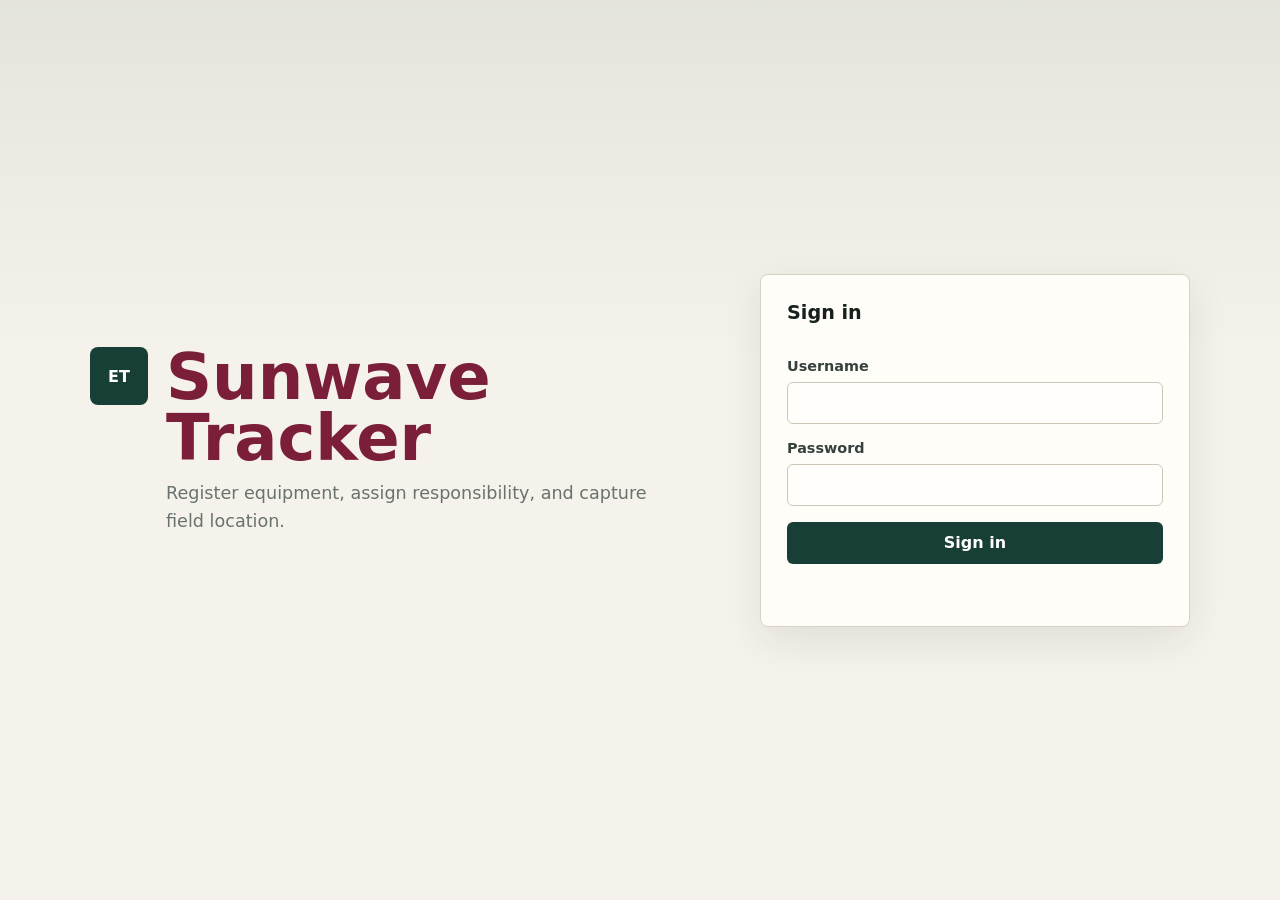
<file: index.html>
<!doctype html>
<html lang="en">
<head>
  <meta charset="utf-8">
  <meta name="viewport" content="width=device-width, initial-scale=1">
  <meta name="theme-color" content="#173f35">
  <title>Sunwave Tracker</title>
  <link rel="manifest" href="manifest.webmanifest">
  <link rel="stylesheet" href="styles.css?v=255">
</head>
<body class="booting">
  <main class="app-shell">
    <section id="loginView" class="auth-view">
      <div class="brand-block">
        <span class="brand-mark">ET</span>
        <div>
          <h1>Sunwave Tracker</h1>
          <p>Register equipment, assign responsibility, and capture field location.</p>
        </div>
      </div>

      <form id="loginForm" class="panel auth-panel">
        <h2>Sign in</h2>
        <label>
          Username
          <input id="loginUsername" name="username" autocomplete="username" required>
        </label>
        <label>
          Password
          <input id="loginPassword" name="password" type="password" autocomplete="current-password" required>
        </label>
        <button class="primary" type="submit">Sign in</button>
        <p id="loginError" class="error" role="alert"></p>
      </form>
    </section>

    <section id="appView" class="workspace" hidden>
      <header class="topbar">
        <div class="brand-inline">
          <span class="brand-mark small">ET</span>
          <div>
            <strong>Sunwave Tracker</strong>
            <span id="roleBadge"></span>
          </div>
        </div>
        <div class="top-actions">
          <span id="connectionStatus" class="connection-status" role="status">Checking connection</span>
          <button id="exportBtn" class="ghost" type="button">Export CSV</button>
          <button id="logoutBtn" class="ghost" type="button">Sign out</button>
        </div>
      </header>

      <nav class="app-menu" aria-label="Main menu">
        <button class="menu-item admin-only" type="button" data-page="projects" hidden>Projects</button>
        <button class="menu-item" type="button" data-page="dashboard">Dashboard</button>
        <button class="menu-item" type="button" data-page="register">Register</button>
        <button class="menu-item" type="button" data-page="list">Equipment List</button>
        <button class="menu-item" type="button" data-page="asset-lookup">Asset Lookup</button>
        <button class="menu-item" type="button" data-page="inventory">Inventory</button>
        <button class="menu-item" type="button" data-page="maps">Maps</button>
        <button class="menu-item" type="button" data-page="history">History</button>
        <button class="menu-item" type="button" data-page="job-audit">Job Audit</button>
        <button class="menu-item" type="button" data-page="quantity-assets">Quantity Assets</button>
        <button class="menu-item" type="button" data-page="current-audits">Current Audits</button>
        <button class="menu-item" type="button" data-page="audit-history">Audit History</button>
        <button class="menu-item admin-only" type="button" data-page="categories" hidden>Categories</button>
        <button class="menu-item admin-only" type="button" data-page="jobs" hidden>Add Jobs</button>
        <button class="menu-item admin-only" type="button" data-page="users" hidden>Users</button>
      </nav>

      <section class="page-view" data-page-view="projects" hidden>
        <section class="project-picker">
          <div class="panel-title">
            <div>
              <h2>Choose project</h2>
              <p class="form-message">Select the workspace you want to open.</p>
            </div>
          </div>
          <div class="project-options">
            <article class="project-option">
              <span class="project-mark tracker">ST</span>
              <div>
                <h3>Sunwave Tracker</h3>
                <p>Equipment, jobs, audits, inventory, and locations.</p>
              </div>
              <button class="primary" type="button" data-page="dashboard">Open Tracker</button>
            </article>
            <article class="project-option">
              <span class="project-mark shop">SS</span>
              <div>
                <h3>Sunwave Shop</h3>
                <p>Separate shop workspace ready for new modules.</p>
              </div>
              <a class="button-link primary" href="./sunwave-shop/">Open Shop</a>
            </article>
          </div>
        </section>
      </section>

      <section class="page-view" data-page-view="dashboard">
        <section class="stats" aria-label="Equipment summary">
          <article class="dashboard-counter" data-dashboard-counter="total" role="button" tabindex="0">
            <span id="totalCount">0</span>
            <strong>Total assets + master qty</strong>
          </article>
          <article class="dashboard-counter" data-dashboard-counter="available" role="button" tabindex="0">
            <span id="availableCount">0</span>
            <strong>Available + master qty</strong>
          </article>
          <article class="dashboard-counter" data-dashboard-counter="job" role="button" tabindex="0">
            <span id="jobAssignedCount">0</span>
            <strong>Assigned to Job</strong>
          </article>
          <article class="dashboard-counter" data-dashboard-counter="master-job" role="button" tabindex="0">
            <span id="masterJobAssignedCount">0</span>
            <strong>Master Qty to Job</strong>
          </article>
          <article class="dashboard-counter" data-dashboard-counter="yard" role="button" tabindex="0">
            <span id="yardAssignedCount">0</span>
            <strong>On Big Spring Yard + master qty</strong>
          </article>
        </section>
        <section id="dashboardCounterDetails" class="panel dashboard-counter-details" hidden>
          <div class="panel-title">
            <h2 id="dashboardCounterDetailsTitle">Assets</h2>
            <button id="closeDashboardCounterDetails" class="ghost" type="button">Close</button>
          </div>
          <div class="table-wrap">
            <table>
              <thead>
                <tr>
                  <th>Type</th>
                  <th>Number</th>
                  <th>Category</th>
                  <th>Assigned to Job</th>
                  <th>Quantity</th>
                </tr>
              </thead>
              <tbody id="dashboardCounterDetailsTable"></tbody>
            </table>
          </div>
          <p id="dashboardCounterDetailsEmpty" class="empty-state">No assets under this counter.</p>
        </section>
        <section class="panel dashboard-chart" aria-label="Asset summary chart">
          <div class="panel-title">
            <h2>Asset summary</h2>
            <button id="shareYardWhatsappBtn" class="secondary" type="button">Send Big Spring Yard WhatsApp</button>
          </div>
          <div class="chart-layout">
            <div id="assetPieChart" class="pie-chart" role="img" aria-label="Asset summary pie chart"></div>
            <div class="chart-legend">
              <span><i class="legend-available"></i>Available <strong id="legendAvailableCount">0</strong></span>
              <span><i class="legend-job"></i>Assigned to Job + Master Qty <strong id="legendJobCount">0</strong></span>
              <span><i class="legend-yard"></i>On Big Spring Yard + Master Qty <strong id="legendYardCount">0</strong></span>
            </div>
          </div>
        </section>
        <section class="panel dashboard-chart" aria-label="Quantity asset summary chart">
          <div class="panel-title">
            <h2>Quantity assets</h2>
            <span id="quantityAssetTotal" class="panel-count">0 total</span>
          </div>
          <div id="quantityAssetChart" class="quantity-chart"></div>
          <p id="quantityAssetDashboardEmpty" class="empty-state">No quantity assets are enabled yet.</p>
        </section>
      </section>

      <section class="page-view" data-page-view="register" hidden>
        <section class="panel form-panel" id="editorPanel">
          <div class="panel-title">
            <h2 id="formTitle">Register equipment</h2>
            <button id="clearFormBtn" class="icon-button" type="button" title="New record">+</button>
          </div>
          <form id="equipmentForm">
            <input id="recordId" type="hidden">
            <div class="grid-two">
              <label>
                Equipment number
                <input id="equipmentName" required placeholder="EQ-1001">
              </label>
              <label>
                Asset tag / QR code
                <span class="scan-field">
                  <input id="assetTag" placeholder="Scan or add later">
                  <button id="scanAssetBtn" class="secondary scan-button" type="button">Scan QR</button>
                </span>
                <span id="assetTagMessage" class="field-message" role="alert"></span>
              </label>
            </div>
            <div id="qrScanner" class="qr-scanner" hidden>
              <div class="qr-scanner-head">
                <strong>Scan asset tag</strong>
                <button id="closeScannerBtn" class="ghost" type="button">Close</button>
              </div>
              <video id="qrVideo" playsinline muted></video>
              <p id="qrScannerMessage" class="form-message" role="status"></p>
            </div>
            <div class="grid-two">
              <label>
                Category
                <select id="category">
                  <option value="">Select</option>
                </select>
              </label>
              <label>
                Assigned to Job
                <select id="assignedTo">
                  <option value="">Select</option>
                </select>
              </label>
            </div>
            <div class="grid-two">
              <label>
                Master number
                <select id="registerMasterNumber">
                  <option value="">None</option>
                </select>
              </label>
              <label>
                Master quantity
                <input id="registerMasterQuantity" type="number" min="1" step="1" placeholder="Quantity to add">
              </label>
            </div>
            <label>
              Asset pictures
              <input id="assetPhotos" type="file" accept="image/*" multiple>
            </label>
            <div id="assetPhotoPreview" class="asset-photo-preview" aria-label="Asset picture preview"></div>
            <div class="grid-two">
              <label>
                Latitude
                <input id="latitude" inputmode="decimal" placeholder="29.7604">
              </label>
              <label>
                Longitude
                <input id="longitude" inputmode="decimal" placeholder="-95.3698">
              </label>
            </div>
            <div class="location-actions">
              <button id="useLocationBtn" class="secondary" type="button">Use current location</button>
              <a id="mapLink" class="text-link" href="#" target="_blank" rel="noreferrer">Open map</a>
            </div>
            <div id="locationProgress" class="gps-progress" role="progressbar" aria-label="GPS location progress" aria-valuemin="0" aria-valuemax="100" aria-valuenow="0" hidden>
              <i></i>
            </div>
            <p id="locationMessage" class="form-message" role="status"></p>
            <label>
              Notes
              <textarea id="notes" rows="4" placeholder="Condition, serial number, inspection notes"></textarea>
            </label>
            <button id="saveBtn" class="primary" type="submit">Save equipment</button>
          </form>
        </section>
      </section>

      <section class="page-view" data-page-view="list" hidden>
        <section class="panel list-panel">
          <div class="panel-title">
            <h2>Equipment register</h2>
            <div class="list-filters">
              <label>
                Assigned job
                <select id="jobFilter">
                  <option value="__all">All jobs</option>
                </select>
              </label>
              <label class="search-label">
                Search
                <input id="searchInput" placeholder="Number, tag, assignee">
              </label>
            </div>
          </div>
          <section id="equipmentTypeCounts" class="equipment-type-counts" aria-label="Filtered equipment type counts"></section>
          <div class="table-wrap">
            <table>
              <thead>
                <tr>
                  <th>Number</th>
                  <th>Tag</th>
                  <th>Status</th>
                  <th>Assigned to Job</th>
                  <th>Location</th>
                  <th>Actions</th>
                </tr>
              </thead>
              <tbody id="equipmentTable"></tbody>
            </table>
          </div>
          <p id="emptyState" class="empty-state">No equipment found.</p>
        </section>
        <section class="panel list-panel">
          <div class="panel-title">
            <h2>Master numbers by job</h2>
          </div>
          <div class="table-wrap">
            <table>
              <thead>
                <tr>
                  <th>Job</th>
                  <th>Master #</th>
                  <th>Categories</th>
                  <th>Qty</th>
                </tr>
              </thead>
              <tbody id="equipmentMasterJobTable"></tbody>
            </table>
          </div>
          <p id="equipmentMasterJobEmptyState" class="empty-state">No master numbers assigned to jobs yet.</p>
        </section>
      </section>

      <section class="page-view" data-page-view="asset-lookup" hidden>
        <section class="panel list-panel">
          <div class="panel-title">
            <h2>Asset lookup</h2>
            <div class="list-filters">
              <label class="search-label">
                Asset number, master code, or QR code
                <span class="scan-field">
                  <input id="lookupSearchInput" autocomplete="off" placeholder="Asset number, master code, or QR code">
                  <button id="lookupScanBtn" class="secondary scan-button" type="button">Scan</button>
                </span>
              </label>
              <button id="lookupSearchBtn" class="primary" type="button">Find asset</button>
            </div>
          </div>
          <div id="lookupQrScanner" class="qr-scanner" hidden>
            <div class="qr-scanner-head">
              <strong>Scan code</strong>
              <button id="closeLookupScannerBtn" class="ghost" type="button">Close</button>
            </div>
            <video id="lookupQrVideo" playsinline muted></video>
            <p id="lookupQrScannerMessage" class="form-message" role="status"></p>
          </div>
          <p id="lookupMessage" class="form-message" role="status"></p>
          <div id="lookupResult" class="lookup-result" hidden></div>
          <div id="lookupQrAssignPanel" class="lookup-assign" hidden>
            <label>
              Add QR code to this asset number
              <span class="scan-field">
                <input id="lookupQrInput" autocomplete="off" placeholder="Scan or type QR code">
                <button id="lookupQrScanBtn" class="secondary scan-button" type="button">Scan QR</button>
              </span>
            </label>
            <button id="saveLookupQrBtn" class="primary" type="button">Save QR code</button>
          </div>
          <div id="lookupJobAssignPanel" class="lookup-assign" hidden>
            <h3 id="lookupAssignTitle">Assign to a job</h3>
            <p id="lookupAssignmentWarning" class="lookup-warning" hidden></p>
            <label id="lookupMasterQuantityLabel" hidden>
              Quantity to assign
              <input id="lookupMasterQuantity" type="number" min="1" step="1" placeholder="1">
            </label>
            <label>
              Job
              <select id="lookupJobSelect">
                <option value="">Select</option>
              </select>
            </label>
            <button id="saveLookupJobBtn" class="primary" type="button">Save assignment</button>
          </div>
          <section class="lookup-master-catalog" aria-labelledby="lookupMasterCatalogTitle">
            <div class="compact-title">
              <h3 id="lookupMasterCatalogTitle">Master numbers and quantities</h3>
              <p>Current quantities are always visible on this page.</p>
            </div>
            <div class="table-wrap">
              <table class="lookup-master-table">
                <thead>
                  <tr>
                    <th>Master #</th>
                    <th>Categories</th>
                    <th>Available</th>
                    <th>Assigned</th>
                    <th>Total</th>
                  </tr>
                </thead>
                <tbody id="lookupMasterCatalogTable"></tbody>
              </table>
            </div>
            <p id="lookupMasterCatalogEmpty" class="empty-state">No master numbers are available.</p>
          </section>
        </section>
      </section>

      <section class="page-view" data-page-view="inventory" hidden>
        <section class="panel list-panel">
          <div class="panel-title">
            <h2>Inventory</h2>
            <div class="list-filters">
              <label class="search-label">
                Asset number or QR code
                <span class="scan-field">
                  <input id="inventorySearchInput" autocomplete="off" placeholder="Asset number or QR code">
                  <button id="inventoryScanBtn" class="secondary scan-button" type="button">Scan</button>
                </span>
              </label>
              <button id="inventorySearchBtn" class="primary" type="button">Find asset</button>
            </div>
          </div>
          <div id="inventoryQrScanner" class="qr-scanner" hidden>
            <div class="qr-scanner-head">
              <strong>Scan code</strong>
              <button id="closeInventoryScannerBtn" class="ghost" type="button">Close</button>
            </div>
            <video id="inventoryQrVideo" playsinline muted></video>
            <p id="inventoryQrScannerMessage" class="form-message" role="status"></p>
          </div>
          <p id="inventoryMessage" class="form-message" role="status"></p>
          <div id="inventoryResult" class="lookup-result" hidden></div>
          <div id="inventoryAssignPanel" class="lookup-assign" hidden>
            <label>
              Assign asset to job
              <select id="inventoryJobSelect">
                <option value="">Available</option>
              </select>
            </label>
            <button id="saveInventoryJobBtn" class="primary" type="button">Save assignment</button>
          </div>
          <div id="inventoryQrAssignPanel" class="lookup-assign" hidden>
            <label>
              Add QR code to this asset number
              <span class="scan-field">
                <input id="inventoryQrInput" autocomplete="off" placeholder="Scan or type QR code">
                <button id="inventoryQrAssignScanBtn" class="secondary scan-button" type="button">Scan QR</button>
              </span>
            </label>
            <button id="saveInventoryQrBtn" class="primary" type="button">Save QR code</button>
          </div>
          <section class="lookup-assign inventory-master-panel">
            <h3>Master quantity</h3>
            <div class="grid-two">
              <label>
                Master number
                <select id="inventoryMasterNumber">
                  <option value="">Select</option>
                </select>
              </label>
              <label>
                Action
                <select id="inventoryMasterAction">
                  <option value="Add">Add quantity</option>
                  <option value="Use">Reduce quantity</option>
                </select>
              </label>
            </div>
            <div class="grid-two">
              <label>
                Quantity
                <input id="inventoryMasterQuantity" type="number" min="1" step="1" placeholder="1">
              </label>
              <label id="inventoryMasterJobLabel">
                Job for reduced quantity
                <select id="inventoryMasterJob">
                  <option value="">Select</option>
                </select>
              </label>
            </div>
            <p class="form-message">Add quantity goes to Big Spring Yard. Reduce quantity must be assigned to a job.</p>
            <button id="saveInventoryMasterBtn" class="primary" type="button">Save master quantity</button>
            <p id="inventoryMasterMessage" class="form-message" role="status"></p>
          </section>
          <section class="lookup-assign inventory-yard-panel">
            <div class="panel-title compact-title">
              <h3>Big Spring Yard inventory checklist</h3>
              <button id="finishInventoryBtn" class="primary" type="button">Finish inventory</button>
            </div>
            <div class="inventory-summary">
              <article><span id="inventoryFoundCount">0</span><strong>Found</strong></article>
              <article><span id="inventoryMissingCount">0</span><strong>Not scanned</strong></article>
              <article><span id="inventoryUnexpectedCount">0</span><strong>Not in Yard before</strong></article>
              <article><span id="inventoryMasterYardCount">0</span><strong>Master qty</strong></article>
            </div>
            <div id="inventoryFinishLinks" class="share-links" hidden></div>
            <div class="grid-two inventory-lists">
              <div>
                <h4>Assets on Big Spring Yard</h4>
                <div id="inventoryYardAssetList" class="inventory-checklist"></div>
              </div>
              <div>
                <h4>Master numbers on Big Spring Yard</h4>
                <div id="inventoryYardMasterList" class="inventory-checklist"></div>
              </div>
            </div>
            <div id="inventoryUnexpectedPanel" hidden>
              <h4>Scanned but not in Yard before inventory</h4>
              <div id="inventoryUnexpectedList" class="inventory-checklist"></div>
            </div>
            <p id="inventoryFinishMessage" class="form-message" role="status"></p>
          </section>
        </section>
      </section>

      <section class="page-view" data-page-view="maps" hidden>
        <section class="map-layout">
          <div class="panel map-panel">
            <div class="panel-title">
              <h2>Asset overview</h2>
              <div class="map-tools">
                <button id="mapZoomOutBtn" class="ghost map-zoom-button" type="button" title="Zoom out">-</button>
                <button id="mapZoomInBtn" class="ghost map-zoom-button" type="button" title="Zoom in">+</button>
                <a id="selectedMapLink" class="text-link" href="#" target="_blank" rel="noreferrer" aria-disabled="true">Open selected point</a>
              </div>
            </div>
            <div id="assetMapStage" class="asset-map-stage" aria-label="Equipment locations Google Map">
              <div id="googleMapCanvas" class="google-map-canvas"></div>
              <p id="assetMapEmptyState" class="empty-state">No location points have coordinates yet.</p>
              <p id="assetMapMessage" class="map-message" hidden></p>
            </div>
          </div>
          <div class="panel map-list-panel">
            <div class="panel-title">
              <h2>Location points</h2>
              <label class="map-filter-label">
                Job
                <select id="mapJobFilter">
                  <option value="__all">All jobs</option>
                </select>
              </label>
            </div>
            <div id="mapPoints" class="map-points"></div>
            <p id="mapEmptyState" class="empty-state">No location points have coordinates yet.</p>
          </div>
        </section>
      </section>

      <section class="page-view" data-page-view="history" hidden>
        <section class="panel list-panel">
          <div class="panel-title">
            <h2>Asset location and job history</h2>
            <div class="list-filters history-filters">
              <label class="search-label">
                Browse history
                <span class="scan-field">
                  <input id="historySearchInput" placeholder="Asset number, tag, or QR code">
                  <button id="scanHistoryBtn" class="secondary scan-button" type="button">Scan QR</button>
                </span>
              </label>
              <button id="refreshHistoryBtn" class="ghost" type="button">Refresh</button>
            </div>
          </div>
          <div id="historyQrScanner" class="qr-scanner" hidden>
            <div class="qr-scanner-head">
              <strong>Scan history asset</strong>
              <button id="closeHistoryScannerBtn" class="ghost" type="button">Close</button>
            </div>
            <video id="historyQrVideo" playsinline muted></video>
            <p id="historyQrScannerMessage" class="form-message" role="status"></p>
          </div>
          <div class="table-wrap">
            <table>
              <thead>
                <tr>
                  <th>Date</th>
                  <th>Number</th>
                  <th>Tag</th>
                  <th>Assigned to Job</th>
                  <th>Location</th>
                  <th>Changed by</th>
                </tr>
              </thead>
              <tbody id="historyTable"></tbody>
            </table>
          </div>
          <p id="historyEmptyState" class="empty-state">No asset history found yet.</p>
          <nav id="assetHistoryPager" class="table-pagination" aria-label="Asset history pages" hidden></nav>
        </section>
        <section class="panel list-panel">
          <div class="panel-title">
            <h2>Master number changes</h2>
          </div>
          <div class="table-wrap">
            <table>
              <thead>
                <tr>
                  <th>Date</th>
                  <th>Master #</th>
                  <th>Categories</th>
                  <th>Change</th>
                  <th>Qty</th>
                  <th>Job</th>
                  <th>Balance</th>
                  <th>Changed by</th>
                </tr>
              </thead>
              <tbody id="historyQuantityHistoryTable"></tbody>
            </table>
          </div>
          <p id="historyQuantityHistoryEmptyState" class="empty-state">No master number changes found.</p>
          <nav id="quantityHistoryPager" class="table-pagination" aria-label="Master number history pages" hidden></nav>
        </section>
      </section>

      <section class="page-view" data-page-view="job-audit" hidden>
        <section class="audit-layout">
          <div class="panel user-form-panel">
            <div class="panel-title">
              <h2>Job audit</h2>
            </div>
            <form id="jobAuditForm">
              <div class="grid-two">
                <label>
                  Date
                  <input id="auditDate" type="date" required readonly>
                </label>
                <label>
                  Current job
                  <select id="auditJob" required>
                    <option value="">Select</option>
                  </select>
                </label>
              </div>
              <input id="auditType" type="hidden" value="Asset">
              <label id="auditAssetLabel">
                Asset number or QR code
                <span class="scan-field">
                  <input id="auditAssetNumber" autocomplete="off" placeholder="Asset number">
                  <button id="scanAuditAssetBtn" class="secondary scan-button" type="button">Scan QR</button>
                </span>
                <span id="auditAssetMessage" class="field-message" role="alert"></span>
              </label>
              <div id="auditQrScanner" class="qr-scanner" hidden>
                <div class="qr-scanner-head">
                  <strong>Scan audit asset</strong>
                  <button id="closeAuditScannerBtn" class="ghost" type="button">Close</button>
                </div>
                <video id="auditQrVideo" playsinline muted></video>
                <p id="auditQrScannerMessage" class="form-message" role="status"></p>
              </div>
              <div class="grid-two">
                <label>
                  Master number
                  <select id="auditMasterNumber">
                    <option value="">None</option>
                  </select>
                </label>
                <label>
                  Master quantity
                  <input id="auditMasterQuantity" type="number" min="1" step="1" placeholder="Quantity used">
                </label>
              </div>
              <div class="grid-two">
                <label>
                  Latitude
                  <input id="auditLatitude" inputmode="decimal" required placeholder="29.7604">
                </label>
                <label>
                  Longitude
                  <input id="auditLongitude" inputmode="decimal" required placeholder="-95.3698">
                </label>
              </div>
              <div class="location-actions">
                <button id="useAuditLocationBtn" class="secondary" type="button">Use current location</button>
                <a id="auditMapLink" class="text-link" href="#" target="_blank" rel="noreferrer">Open map</a>
              </div>
              <div id="auditLocationProgress" class="gps-progress" role="progressbar" aria-label="Audit GPS location progress" aria-valuemin="0" aria-valuemax="100" aria-valuenow="0" hidden>
                <i></i>
              </div>
              <p id="auditLocationMessage" class="form-message" role="status"></p>
              <button class="primary" type="submit">Add to audit list</button>
              <p id="jobAuditFormMessage" class="form-message" role="status"></p>
            </form>
          </div>

          <div class="panel users-list-panel">
            <div class="panel-title">
              <h2>Audit list</h2>
              <div class="inline-actions">
                <button id="saveJobAuditListBtn" class="secondary" type="button">Save list</button>
                <button id="refreshJobAuditBtn" class="ghost" type="button">Refresh</button>
              </div>
            </div>
            <section class="audit-counts" aria-label="Job audit counts">
              <article><span id="auditCrossingCount">0</span><strong>Crossings</strong></article>
              <article><span id="auditPumpCount">0</span><strong>Pumps</strong></article>
              <article><span id="auditPigAroundCount">0</span><strong>Pig Arounds</strong></article>
              <article><span id="auditAssetCount">0</span><strong>Assets</strong></article>
              <article><span id="auditMasterQuantityCount">0</span><strong>Master Qty</strong></article>
            </section>
            <div class="table-wrap">
              <table>
                <thead>
                  <tr>
                    <th>Date</th>
                    <th>Job</th>
                    <th>Type</th>
                    <th>Asset</th>
                    <th>Location</th>
                  </tr>
                </thead>
                <tbody id="jobAuditTable"></tbody>
              </table>
            </div>
            <p id="jobAuditEmptyState" class="empty-state">No job audit entries yet.</p>
          </div>
        </section>
      </section>

      <section class="page-view" data-page-view="current-audits" hidden>
        <section class="panel list-panel">
          <div class="panel-title">
            <h2>Current audits</h2>
            <button id="refreshCurrentAuditsBtn" class="ghost" type="button">Refresh</button>
          </div>
          <p id="currentAuditsMessage" class="form-message" role="status"></p>
          <div class="table-wrap">
            <table>
              <thead>
                <tr>
                  <th>Status</th>
                  <th>Saved</th>
                  <th>Date</th>
                  <th>Job</th>
                  <th>Saved by</th>
                  <th>Items</th>
                  <th>Open</th>
                </tr>
              </thead>
              <tbody id="currentAuditsTable"></tbody>
            </table>
          </div>
          <p id="currentAuditsEmptyState" class="empty-state">No saved current audits yet.</p>
        </section>
      </section>

      <section class="page-view" data-page-view="audit-history" hidden>
        <section class="panel list-panel">
          <div class="panel-title">
            <h2>Audit history</h2>
            <button id="refreshAuditHistoryBtn" class="ghost" type="button">Refresh</button>
          </div>
          <p id="auditHistoryMessage" class="form-message" role="status"></p>
          <div class="table-wrap">
            <table>
              <thead>
                <tr>
                  <th>Status</th>
                  <th>Saved</th>
                  <th>Date</th>
                  <th>Job</th>
                  <th>Saved by</th>
                  <th>Items</th>
                  <th>Open</th>
                </tr>
              </thead>
              <tbody id="auditHistoryTable"></tbody>
            </table>
          </div>
          <p id="auditHistoryEmptyState" class="empty-state">No completed job audits yet.</p>
        </section>
      </section>

      <section class="page-view" data-page-view="current-audit-detail" hidden>
        <section class="panel list-panel">
          <div class="panel-title">
            <div>
              <h2 id="currentAuditDetailTitle">Current audit detail</h2>
              <p id="currentAuditDetailMeta" class="form-message"></p>
            </div>
            <button id="backToCurrentAuditsBtn" class="ghost" type="button">Back</button>
          </div>
          <div class="table-wrap">
            <table>
              <thead>
                <tr>
                  <th>Status</th>
                  <th>Date</th>
                  <th>Job</th>
                  <th>Type</th>
                  <th>Asset</th>
                  <th>Location</th>
                </tr>
              </thead>
              <tbody id="currentAuditDetailTable"></tbody>
            </table>
          </div>
          <p id="currentAuditDetailEmptyState" class="empty-state">No audit detail found.</p>
        </section>
      </section>

      <section class="page-view" data-page-view="users" hidden>
        <section class="users-layout">
          <div class="panel user-form-panel">
            <div class="panel-title">
              <h2 id="userFormTitle">Add user</h2>
              <button id="clearUserFormBtn" class="icon-button" type="button" title="New user">+</button>
            </div>
            <form id="userForm">
              <input id="userOriginalUsername" type="hidden">
              <div class="grid-two">
                <label>
                  Username
                  <input id="userUsername" autocomplete="off" required>
                </label>
                <label>
                  Full name
                  <input id="userName" autocomplete="off" required>
                </label>
              </div>
              <div class="grid-two">
                <label>
                  Role
                  <select id="userRole" required>
                    <option>Admin</option>
                    <option>Manager</option>
                    <option>Viewer</option>
                    <option>Tracker Viewer</option>
                    <option>Shop Viewer</option>
                    <option>Scheduler</option>
                    <option>Technician</option>
                  </select>
                </label>
                <label>
                  Password
                  <input id="userPassword" type="password" autocomplete="new-password" placeholder="Leave blank to keep current">
                </label>
              </div>
              <button class="primary" type="submit">Save user</button>
              <p id="userFormMessage" class="form-message" role="status"></p>
            </form>
          </div>

          <div class="panel users-list-panel">
            <div class="panel-title">
              <h2>User access</h2>
            </div>
            <div class="table-wrap">
              <table class="users-table">
                <thead>
                  <tr>
                    <th>Username</th>
                    <th>Name</th>
                    <th>Role</th>
                    <th>Actions</th>
                  </tr>
                </thead>
                <tbody id="usersTable"></tbody>
              </table>
            </div>
            <p id="usersEmptyState" class="empty-state">No users found.</p>
          </div>
        </section>
      </section>

      <section class="page-view" data-page-view="quantity-assets" hidden>
        <section class="users-layout">
          <div class="panel user-form-panel">
            <div class="panel-title">
              <h2>Quantity setup</h2>
            </div>
            <form id="quantityAssetSetupForm">
              <label>
                Categories
                <select id="quantityAssetCategory" required multiple size="6">
                </select>
              </label>
              <label>
                Master number
                <input id="quantityAssetMasterNumber" autocomplete="off" required placeholder="9000">
              </label>
              <button class="primary" type="submit">Save master categories</button>
              <p id="quantityAssetSetupMessage" class="form-message" role="status"></p>
            </form>
          </div>

          <div class="panel user-form-panel">
            <div class="panel-title">
              <h2>Add or use quantity</h2>
            </div>
            <form id="quantityAssetAdjustForm">
              <label>
                Master number
                <select id="quantityAssetAdjustCategory" required>
                  <option value="">Select</option>
                </select>
              </label>
              <div class="grid-two">
                <label>
                  Action
                  <select id="quantityAssetAction" required>
                    <option value="Add">Add quantity</option>
                    <option value="Use">Use on job</option>
                  </select>
                </label>
                <label>
                  Quantity
                  <input id="quantityAssetAmount" type="number" min="1" step="1" required placeholder="1">
                </label>
              </div>
              <label id="quantityAssetJobLabel">
                Job
                <select id="quantityAssetJob">
                  <option value="">Select</option>
                </select>
              </label>
              <button class="primary" type="submit">Save quantity change</button>
              <p id="quantityAssetAdjustMessage" class="form-message" role="status"></p>
            </form>
          </div>
        </section>

        <section class="panel list-panel">
          <div class="panel-title">
            <h2>Master quantity list</h2>
            <button id="refreshQuantityAssetsBtn" class="secondary" type="button">Refresh</button>
          </div>
          <div class="table-wrap">
            <table>
              <thead>
                <tr>
                  <th>Master #</th>
                  <th>Categories</th>
                  <th>Quantity</th>
                  <th>Updated</th>
                  <th>Actions</th>
                </tr>
              </thead>
              <tbody id="quantityAssetsTable"></tbody>
            </table>
          </div>
          <p id="quantityAssetsEmptyState" class="empty-state">No quantity assets found.</p>
        </section>
      </section>

      <section class="page-view" data-page-view="categories" hidden>
        <section class="users-layout">
          <div class="panel user-form-panel">
            <div class="panel-title">
              <h2>Add category</h2>
            </div>
            <form id="categoryForm">
              <label>
                Category name
                <input id="categoryName" autocomplete="off" required>
              </label>
              <button class="primary" type="submit">Save category</button>
              <p id="categoryFormMessage" class="form-message" role="status"></p>
            </form>
          </div>

          <div class="panel users-list-panel">
            <div class="panel-title">
              <h2>Dropdown categories</h2>
            </div>
            <div id="categoriesList" class="category-list"></div>
            <p id="categoriesEmptyState" class="empty-state">No categories found.</p>
          </div>
        </section>
      </section>

      <section class="page-view" data-page-view="jobs" hidden>
        <section class="users-layout">
          <div class="panel user-form-panel">
            <div class="panel-title">
              <h2>Add job value</h2>
            </div>
            <form id="jobForm">
              <label>
                Job name
                <input id="jobName" autocomplete="off" required>
              </label>
              <button class="primary" type="submit">Save job</button>
              <p id="jobFormMessage" class="form-message" role="status"></p>
            </form>
          </div>

          <div class="panel users-list-panel">
            <div class="panel-title">
              <h2>Assigned to Job dropdown</h2>
            </div>
            <div id="jobsList" class="category-list"></div>
            <p id="jobsEmptyState" class="empty-state">No job values found.</p>
          </div>
        </section>
      </section>
    </section>
  </main>

  <div id="assetPictureViewer" class="picture-viewer" role="dialog" aria-modal="true" aria-labelledby="assetPictureViewerTitle" hidden>
    <section class="picture-viewer-panel">
      <div class="picture-viewer-head">
        <h2 id="assetPictureViewerTitle">Asset picture</h2>
        <button id="closeAssetPictureViewerBtn" class="ghost" type="button">Close</button>
      </div>
      <img id="assetPictureViewerImage" alt="Asset picture">
    </section>
  </div>

  <script src="config.js"></script>
  <script src="jsQR.js"></script>
  <script src="app.js?v=258"></script>
</body>
</html>
</file>
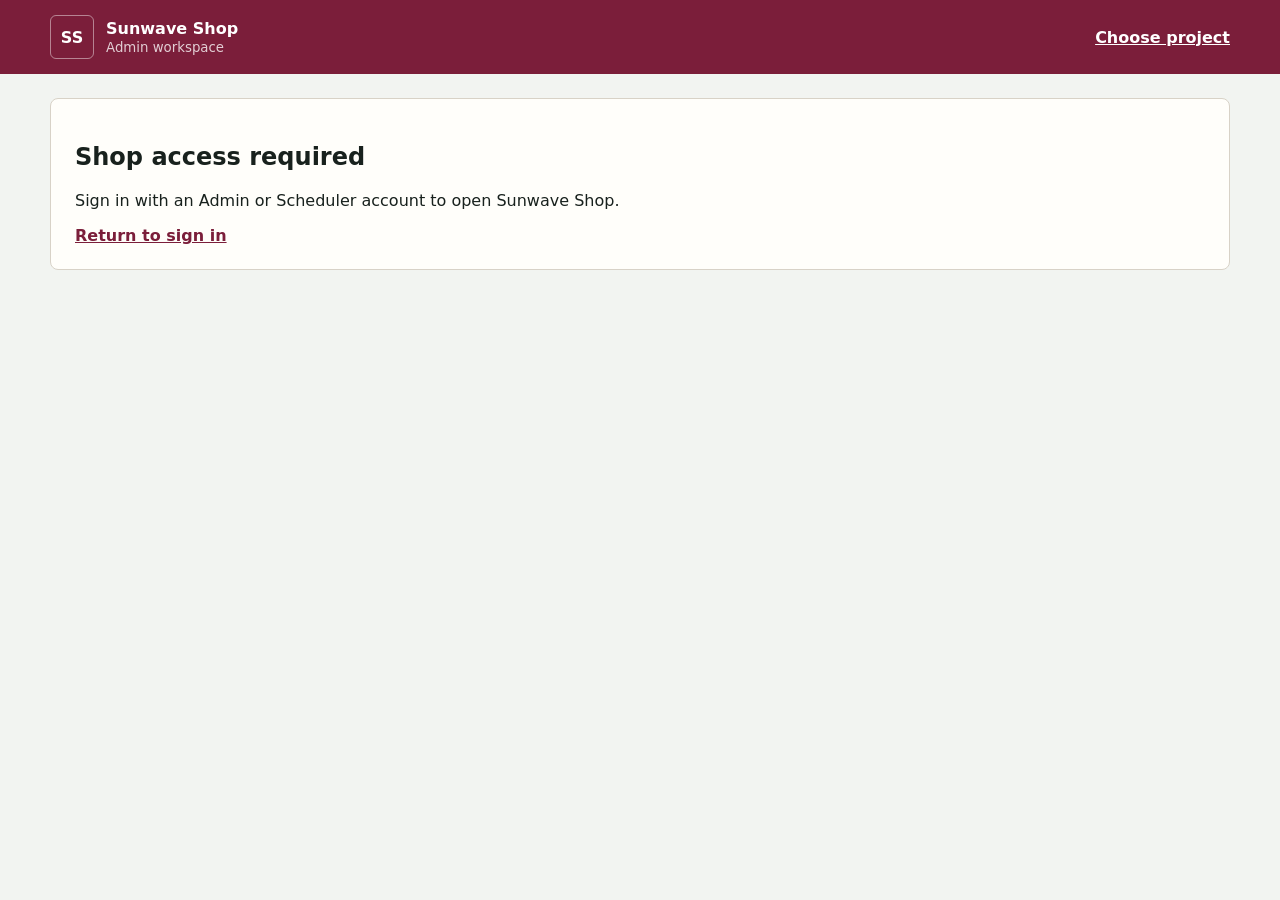
<file: sunwave-shop/index.html>
<!doctype html>
<html lang="en">
<head>
  <meta charset="utf-8">
  <meta name="viewport" content="width=device-width, initial-scale=1">
  <meta name="theme-color" content="#7b1e3a">
  <title>Sunwave Shop</title>
  <link rel="manifest" href="manifest.webmanifest">
  <link rel="stylesheet" href="styles.css?v=276">
</head>
<body>
  <main class="shop-shell">
    <header class="shop-header">
      <div class="shop-brand">
        <span>SS</span>
        <div>
          <strong>Sunwave Shop</strong>
          <small id="shopUser">Admin workspace</small>
        </div>
      </div>
      <a id="shopExitLink" href="../index.html#projects">Choose project</a>
    </header>

    <section id="shopWorkspace" class="shop-workspace" hidden>
      <nav class="shop-menu" aria-label="Shop menu">
        <button class="active" type="button" data-shop-page="dashboard" data-admin-only data-shop-readable data-technician-readable>Dashboard</button>
        <button type="button" data-shop-page="orders-history" data-admin-only data-shop-readable>Orders History</button>
        <button type="button" data-shop-page="current-inventory" data-admin-only data-shop-readable data-technician-readable>Current Inventory</button>
        <button type="button" data-shop-page="tire-inventory" data-admin-only data-shop-readable data-technician-readable>Tire Inventory</button>
        <button type="button" data-shop-page="parts" data-admin-only>Parts Inventory</button>
        <button type="button" data-shop-page="smart-part-intake" data-admin-only data-technician-readable>Smart Part Intake</button>
        <button type="button" data-shop-page="unit-types" data-admin-only data-technician-readable>Units</button>
        <button type="button" data-shop-page="repair-codes" data-admin-only>Repair Codes</button>
        <button type="button" data-shop-page="whatsapp-settings" data-admin-only>WhatsApp Settings</button>
        <button type="button" data-shop-page="repair-orders" data-admin-only data-technician-readable>Repair Order</button>
        <button type="button" data-shop-page="out-of-service" data-admin-only data-technician-readable>Out of Service</button>
        <button type="button" data-shop-page="saved-repair-orders" data-admin-only data-shop-readable data-technician-readable>Saved Repair Orders</button>
        <button type="button" data-shop-page="unit-repair-history" data-admin-only data-shop-readable data-technician-readable>Unit Repair History</button>
        <button type="button" data-shop-page="schedule-service" data-scheduler-only data-technician-scheduler>Schedule Service</button>
        <button type="button" data-shop-page="scheduled-repairs">Scheduled Repairs</button>
      </nav>
      <section id="shopDashboardPage" class="shop-dashboard" data-shop-page-view="dashboard" data-admin-only data-shop-readable data-technician-readable>
        <div class="dashboard-heading">
          <div><h1>Service Dashboard</h1><p>Current workload, completed service, and parts spending.</p></div>
          <div class="dashboard-report-actions">
            <span id="dashboardUpdatedAt"></span>
            <button id="shareDashboardWhatsapp" type="button" data-shop-admin-action data-technician-action>Send Today's Operations by WhatsApp</button>
          </div>
        </div>
        <p id="dashboardWhatsappMessage" class="form-message" role="status"></p>
        <section class="dashboard-metrics" aria-label="Service metrics">
          <article><span>Open services</span><strong id="dashboardOpenServices">0</strong></article>
          <article><span>Scheduled</span><strong id="dashboardScheduled">0</strong></article>
          <article><span>Working on it</span><strong id="dashboardWorking">0</strong></article>
          <article><span>Completed this month</span><strong id="dashboardCompleted">0</strong></article>
          <article><span>Cancelled</span><strong id="dashboardCancelled">0</strong></article>
          <article><span>Out of service</span><strong id="dashboardOutOfService">0</strong></article>
          <article><span>Total expenses this month</span><strong id="dashboardPartsExpense">$0.00</strong></article>
        </section>
        <section class="dashboard-charts">
          <article class="shop-panel dashboard-chart">
            <div class="panel-heading"><h2>Service Status</h2><span id="dashboardServiceTotal">0 services</span></div>
            <div id="dashboardStatusChart" class="horizontal-chart"></div>
          </article>
          <article class="shop-panel dashboard-chart">
            <div class="panel-heading expense-heading">
              <div><h2>Expenses</h2><span id="dashboardExpenseCaption">Current year by month</span></div>
              <div class="expense-tabs" role="tablist" aria-label="Expense view">
                <button id="dashboardExpenseMonthTab" class="active" type="button" role="tab" aria-selected="true">By Month</button>
                <button id="dashboardExpenseVendorTab" type="button" role="tab" aria-selected="false">By Vendor</button>
                <button id="dashboardExpenseInventoryTab" type="button" role="tab" aria-selected="false">Current Inventory</button>
              </div>
            </div>
            <div id="dashboardExpenseChart" class="expense-chart"></div>
            <section id="dashboardPartsDrilldown" class="parts-drilldown" aria-live="polite" hidden>
              <div class="parts-drilldown-heading">
                <h3 id="dashboardPartsDrilldownTitle">Parts used</h3>
                <span id="dashboardPartsDrilldownTotal"></span>
              </div>
              <div id="dashboardPartsDrilldownChart" class="parts-quantity-chart"></div>
              <div class="table-wrap expense-order-table">
                <table>
                  <thead><tr><th>Date</th><th>Expense</th><th>Order</th><th>Vendor</th><th>Unit</th><th>Description</th><th>Amount</th></tr></thead>
                  <tbody id="dashboardExpenseDrilldownOrders"></tbody>
                </table>
              </div>
            </section>
          </article>
        </section>
        <section class="shop-panel dashboard-recent">
          <div class="panel-heading"><h2>Today's Repair Orders &amp; Open Work</h2><span id="dashboardRecentTotal">0 today, 0 working</span></div>
          <div class="table-wrap"><table><thead><tr><th>RO</th><th>Status</th><th>Original schedule</th><th>Current schedule</th><th>Working</th><th>Completed</th><th>Asset</th><th>Mechanic</th><th>Repair codes</th><th>Parts used</th><th>Parts expense</th></tr></thead><tbody id="dashboardRecentOrders"></tbody></table></div>
          <p id="dashboardRecentEmpty" class="empty-state">No completed or working repair orders today.</p>
        </section>
        <section class="shop-panel dashboard-recent">
          <div class="panel-heading"><h2>Units Out of Service</h2><span id="dashboardOutOfServiceTotal">0 active</span></div>
          <div class="table-wrap"><table><thead><tr><th>Unit</th><th>Out date</th><th>ETA to fix</th><th>Status</th><th>Issue</th><th>Third-party shop</th><th>Send date</th></tr></thead><tbody id="dashboardOutOfServiceList"></tbody></table></div>
          <p id="dashboardOutOfServiceEmpty" class="empty-state">No units are currently out of service.</p>
        </section>
        <section class="shop-panel dashboard-part-orders">
          <div class="panel-heading"><h2>Parts Ordered or Picked Up Today</h2><span id="dashboardPartOrderTotal">0 records</span></div>
          <form id="dashboardPartOrderForm" class="dashboard-part-order-form" data-shop-admin-action data-technician-action>
            <label>Expense type<select id="dashboardPartPurchaseType"><option value="Unit Part">For a Unit</option><option value="Tire Inventory">Tire Inventory</option><option value="Job Material">Material for Jobs</option></select></label>
            <label id="dashboardPartOrderUnitLabel">Unit<select id="dashboardPartOrderUnit"><option value="">Select unit</option></select></label>
            <label id="dashboardPartOrderNumberLabel">Part number<input id="dashboardPartOrderNumber" autocomplete="off"></label>
            <label><span id="dashboardPartDescriptionLabel">Part description</span><input id="dashboardPartOrderDescription" required autocomplete="off"></label>
            <label>Vendor<input id="dashboardPartOrderVendor" required autocomplete="organization"></label>
            <label>Quantity<input id="dashboardPartOrderQuantity" type="number" min="1" step="1" value="1" required></label>
            <label>Unit price<input id="dashboardPartOrderPrice" type="number" min="0" step="0.01" inputmode="decimal" value="0.00" required></label>
            <label>Order date<input id="dashboardPartOrderDate" type="date" required></label>
            <label class="toggle-setting part-pickup-toggle">
              <input id="dashboardPartPickedUp" type="checkbox" role="switch">
              <span class="toggle-control" aria-hidden="true"></span>
              <span>Part was picked up</span>
            </label>
            <label id="dashboardPartPickupDateLabel" hidden>Pickup date<input id="dashboardPartPickupDate" type="date"></label>
            <button type="submit">Save parts activity</button>
          </form>
          <p id="dashboardPartOrderMessage" class="form-message" role="status"></p>
          <div class="parts-order-columns">
            <section>
              <div class="panel-heading"><h3>Ordered Parts</h3><span id="dashboardWaitingPartsTotal">0 waiting</span></div>
              <div class="table-wrap"><table><thead><tr><th>Type</th><th>Unit</th><th>Material or part</th><th>Vendor</th><th>Qty</th><th>Expense</th><th>Order date</th><th>Entered by</th><th>Receive</th></tr></thead><tbody id="dashboardWaitingParts"></tbody></table></div>
              <p id="dashboardWaitingPartsEmpty" class="empty-state">No parts are waiting for an order.</p>
            </section>
            <section>
              <div class="panel-heading"><h3>Received Parts</h3><span id="dashboardReceivedPartsTotal">0 received</span></div>
              <div class="table-wrap"><table><thead><tr><th>Received date</th><th>Expense type</th><th>Unit</th><th>Material or part</th><th>Vendor</th><th>Qty</th><th>Expense</th><th>Order date</th><th>Received by</th></tr></thead><tbody id="dashboardReceivedParts"></tbody></table></div>
              <p id="dashboardReceivedPartsEmpty" class="empty-state">No received parts have been saved.</p>
            </section>
          </div>
        </section>
      </section>
      <section id="ordersHistoryPage" class="current-inventory-page" data-shop-page-view="orders-history" data-admin-only data-shop-readable hidden>
        <div class="dashboard-heading">
          <div><h1>Orders History</h1><p>Parts and job materials ordered, waiting, and received.</p></div>
          <span id="ordersHistoryUpdatedAt"></span>
        </div>
        <section class="inventory-value-summary" aria-label="Order history totals">
          <article><span>Orders</span><strong id="ordersHistoryCount">0</strong></article>
          <article><span>Waiting</span><strong id="ordersHistoryWaiting">0</strong></article>
          <article><span>Received</span><strong id="ordersHistoryReceived">0</strong></article>
          <article><span>Filtered value</span><strong id="ordersHistoryValue">$0.00</strong></article>
        </section>
        <section class="shop-panel orders-history-panel">
          <div class="orders-history-filters">
            <label>Search<input id="ordersHistorySearch" type="search" placeholder="Part, material, or unit"></label>
            <label>Status<select id="ordersHistoryStatus"><option value="__all">All statuses</option><option value="Waiting for Order">Waiting for Order</option><option value="Order Received">Order Received</option></select></label>
            <label>Expense type<select id="ordersHistoryType"><option value="__all">All expense types</option><option value="Unit Part">For a Unit</option><option value="Tire Inventory">Tire Inventory</option><option value="Job Material">Material for Jobs</option></select></label>
            <label>From date<input id="ordersHistoryFrom" type="date"></label>
            <label>To date<input id="ordersHistoryTo" type="date"></label>
          </div>
          <div class="panel-heading"><h2>Order Records</h2><span id="ordersHistoryTotal">0 records</span></div>
          <div class="table-wrap"><table><thead><tr><th>Status</th><th>Expense type</th><th>Unit</th><th>Part number</th><th>Description</th><th>Vendor</th><th>Qty</th><th>Unit price</th><th>Total</th><th>Order date</th><th>Pickup date</th><th>Entered by</th><th>Updated by</th></tr></thead><tbody id="ordersHistoryList"></tbody></table></div>
          <p id="ordersHistoryEmpty" class="empty-state">No order records match the selected filters.</p>
        </section>
      </section>
      <section id="outOfServicePage" class="parts-layout readonly-form-layout" data-shop-page-view="out-of-service" data-admin-only data-technician-readable hidden>
        <form id="outOfServiceForm" class="shop-panel part-form" data-shop-admin-action data-technician-action>
          <h1>Put Unit Out of Service</h1>
          <label>
            Unit
            <select id="outOfServiceAsset" required>
              <option value="">Select unit</option>
            </select>
          </label>
          <label>
            Out-of-service date
            <input id="outOfServiceDate" type="date" required>
          </label>
          <label>
            ETA to fix
            <input id="outOfServiceEta" type="date" required>
          </label>
          <label class="toggle-setting">
            <input id="outOfServiceNoEta" type="checkbox" role="switch">
            <span class="toggle-control" aria-hidden="true"></span>
            <span>No ETA available</span>
          </label>
          <label class="out-of-service-issue-field">
            Issue
            <textarea id="outOfServiceIssue" rows="4" required></textarea>
          </label>
          <label>
            Repair status
            <select id="outOfServiceStatus" required>
              <option value="Diagnosing">Diagnosing</option>
              <option value="Waiting for Parts">Waiting for Parts</option>
              <option value="Needs 3rd Party">Needs 3rd Party</option>
              <option value="Repairing at 3rd Party">Repairing at 3rd Party</option>
              <option value="Sent to Auction">Sent to Auction</option>
            </select>
          </label>
          <div id="outOfServiceThirdPartyFields" class="conditional-fields" hidden>
            <label>
              Third-party shop
              <input id="outOfServiceThirdPartyShop" autocomplete="organization">
            </label>
            <label>
              Date to be sent
              <input id="outOfServiceThirdPartyDate" type="date">
            </label>
          </div>
          <div class="form-actions">
            <button type="submit">Save out-of-service report</button>
          </div>
          <p id="outOfServiceMessage" class="form-message" role="status"></p>
        </form>

        <section class="shop-panel parts-list">
          <div class="panel-heading"><h2>Out-of-Service History</h2><span id="outOfServiceTotal">0 reports</span></div>
          <div class="table-wrap">
            <table>
              <thead><tr><th>Unit</th><th>Out date</th><th>ETA to fix</th><th>Issue</th><th>Status</th><th>Status details</th><th>Updated by</th><th>Action</th></tr></thead>
              <tbody id="outOfServiceList"></tbody>
            </table>
          </div>
          <p id="outOfServiceEmpty" class="empty-state">No out-of-service reports yet.</p>
        </section>
      </section>
      <section id="whatsappSettingsPage" class="settings-page" data-shop-page-view="whatsapp-settings" data-admin-only hidden>
        <form id="whatsappSettingsForm" class="shop-panel settings-form">
          <div class="panel-heading"><h1>WhatsApp Settings</h1><span id="whatsappTokenStatus">Token not configured</span></div>
          <label class="checkbox-setting">
            <input id="whatsappEnabled" type="checkbox">
            Enable WhatsApp connection
          </label>
          <label>
            Access token
            <input id="whatsappAccessToken" type="password" autocomplete="off" placeholder="Leave blank to keep saved token">
          </label>
          <label>
            Phone Number ID
            <input id="whatsappPhoneNumberId" inputmode="numeric" autocomplete="off">
          </label>
          <label>
            Recipient number
            <input id="whatsappRecipientNumber" type="tel" autocomplete="tel" placeholder="Country code and phone number">
          </label>
          <label>
            Graph API version
            <input id="whatsappApiVersion" autocomplete="off" value="v23.0">
          </label>
          <label>
            Webhook callback URL
            <input id="whatsappCallbackUrl" readonly>
          </label>
          <label>
            Webhook verify token
            <input id="whatsappVerifyToken" type="password" autocomplete="off" placeholder="Leave blank to keep saved verify token">
          </label>
          <span id="whatsappVerifyTokenStatus">Verify token not configured</span>
          <div class="form-actions">
            <button type="submit">Save WhatsApp settings</button>
            <button id="testWhatsappConnectionButton" class="secondary-button" type="button">Send test message</button>
          </div>
          <p id="whatsappSettingsMessage" class="form-message" role="status"></p>
        </form>
      </section>
      <section id="currentInventoryPage" class="current-inventory-page" data-shop-page-view="current-inventory" data-admin-only data-shop-readable data-technician-readable hidden>
        <div class="dashboard-heading">
          <div><h1>Current Inventory</h1><p>Parts currently on hand and their inventory value.</p></div>
          <span id="currentInventoryUpdatedAt"></span>
        </div>
        <section class="inventory-value-summary" aria-label="Current inventory totals">
          <article><span>Part numbers</span><strong id="currentInventoryPartCount">0</strong></article>
          <article><span>Units in stock</span><strong id="currentInventoryQuantity">0</strong></article>
          <article><span>Inventory value</span><strong id="currentInventoryValue">$0.00</strong></article>
        </section>
        <section class="shop-panel">
          <div class="panel-heading"><h2>Quantity and Value</h2><span>Current stock</span></div>
          <div class="inventory-chart-legend"><span><i class="quantity-key"></i>Quantity</span><span><i class="value-key"></i>Value</span></div>
          <div id="currentInventoryChart" class="inventory-part-rows current-inventory-chart"></div>
        </section>
        <section class="shop-panel current-inventory-table">
          <div class="panel-heading"><h2>Inventory Details</h2><span id="currentInventoryTableTotal">0 parts</span></div>
          <div class="table-wrap">
            <table>
              <thead><tr><th>Part number</th><th>Description</th><th>Vendor</th><th>Unit price</th><th>Quantity</th><th>Total value</th></tr></thead>
              <tbody id="currentInventoryTable"></tbody>
            </table>
          </div>
          <p id="currentInventoryEmpty" class="empty-state">No parts are currently in inventory.</p>
        </section>
      </section>
      <section id="tireInventoryPage" class="current-inventory-page" data-shop-page-view="tire-inventory" data-admin-only data-shop-readable data-technician-readable hidden>
        <div class="dashboard-heading">
          <div><h1>Tire Inventory</h1><p>Current tire stock, sizes, and inventory value.</p></div>
          <div class="dashboard-report-actions">
            <span id="tireInventoryUpdatedAt"></span>
            <button id="shareTireInventoryWhatsapp" type="button" data-shop-admin-action data-technician-action>Send Tire Report by WhatsApp</button>
          </div>
        </div>
        <section class="inventory-value-summary" aria-label="Tire inventory totals">
          <article><span>Tire part numbers</span><strong id="tireInventoryPartCount">0</strong></article>
          <article><span>Tires in stock</span><strong id="tireInventoryQuantity">0</strong></article>
          <article><span>Tire inventory value</span><strong id="tireInventoryValue">$0.00</strong></article>
          <article><span>Bad tires waiting</span><strong id="badTiresWaitingQuantity">0</strong></article>
        </section>
        <section class="shop-panel">
          <div class="panel-heading"><h2>Quantity by Unit Type</h2><span id="tireInventoryChartTotal">0 tires</span></div>
          <div id="tireInventoryChart" class="inventory-part-rows current-inventory-chart"></div>
        </section>
        <section class="shop-panel current-inventory-table">
          <div class="panel-heading"><h2>Tire Details</h2><span id="tireInventoryTableTotal">0 parts</span></div>
          <div class="table-wrap">
            <table>
              <thead><tr><th>Part number / Size</th><th>Description</th><th>Vendor</th><th>Years</th><th>Unit price</th><th>Quantity</th><th>Total value</th></tr></thead>
              <tbody id="tireInventoryTable"></tbody>
            </table>
          </div>
          <p id="tireInventoryEmpty" class="empty-state">No tires are currently in inventory.</p>
        </section>
        <section class="shop-panel current-inventory-table bad-tire-panel">
          <div class="panel-heading"><h2>Bad Tires Waiting to Be Taken for Repair</h2><span id="badTiresWaitingTotal">0 records</span></div>
          <div class="table-wrap">
            <table>
              <thead><tr><th>Unit</th><th>Part number / Size</th><th>Description</th><th>Qty</th><th>Mechanic</th><th>Status</th><th>Repair details</th></tr></thead>
              <tbody id="badTiresWaitingTable"></tbody>
            </table>
          </div>
          <p id="badTiresWaitingEmpty" class="empty-state">No bad tires are waiting to be taken for repair.</p>
          <p id="badTiresMessage" class="form-message" role="status"></p>
        </section>
        <section class="shop-panel current-inventory-table bad-tire-panel">
          <div class="panel-heading"><h2>Taken for Repair</h2><span id="badTiresTakenTotal">0 records</span></div>
          <div class="table-wrap">
            <table>
              <thead><tr><th>Taken date</th><th>Unit</th><th>Part number / Size</th><th>Service</th><th>Vendor</th><th>Qty</th><th>Cost</th><th>Parts-order status</th><th>Updated by</th></tr></thead>
              <tbody id="badTiresTakenTable"></tbody>
            </table>
          </div>
          <p id="badTiresTakenEmpty" class="empty-state">No bad tires have been taken for repair.</p>
        </section>
      </section>
      <section id="partsPage" class="parts-layout" data-shop-page-view="parts" hidden>
        <form id="partForm" class="shop-panel part-form">
          <h1>Parts Inventory</h1>
          <label>
            Part number
            <input id="partNumber" autocomplete="off" required>
          </label>
          <label>
            Part description
            <textarea id="partDescription" rows="3" required></textarea>
          </label>
          <label>
            Vendor
            <input id="partVendor" autocomplete="organization" required>
          </label>
          <label>
            Price
            <input id="partPrice" type="number" min="0" step="0.01" inputmode="decimal" required>
          </label>
          <label>
            Years
            <select id="partYear" multiple size="5" required></select>
          </label>
          <label>
            Unit type
            <select id="partUnitType" required>
              <option value="">Select unit type</option>
            </select>
          </label>
          <label id="partFuelTypeField" hidden>
            Fuel type
            <select id="partFuelType" required>
              <option value="">Select fuel type</option>
              <option value="Diesel">Diesel</option>
              <option value="Gasoline">Gasoline</option>
              <option value="Diesel and Gasoline">Diesel and Gasoline</option>
            </select>
          </label>
          <label>
            Service code
            <select id="partServiceCode" required>
              <option value="">Select service code</option>
            </select>
          </label>
          <label>
            Quantity to add
            <input id="partQuantity" type="number" min="1" step="1" inputmode="numeric" required>
          </label>
          <div class="form-actions">
            <button id="partSubmitButton" type="submit">Save part</button>
            <button id="partCancelButton" class="secondary-button" type="button" hidden>Cancel edit</button>
          </div>
          <p id="partMessage" class="form-message" role="status"></p>
        </form>

        <section class="shop-panel parts-list">
          <div class="panel-heading">
            <h2>Parts</h2>
            <span id="partsTotal">0 parts</span>
          </div>
          <div class="table-wrap">
            <table>
              <thead>
                <tr>
                  <th>Part number</th>
                  <th>Description</th>
                  <th>Vendor</th>
                  <th>Price</th>
                  <th>Years</th>
                  <th>Unit type</th>
                  <th>Fuel type</th>
                  <th>Service code</th>
                  <th>Quantity</th>
                  <th>Updated by</th>
                  <th>Action</th>
                </tr>
              </thead>
              <tbody id="partsTable"></tbody>
            </table>
          </div>
          <p id="partsEmpty" class="empty-state">No parts added yet.</p>
        </section>
      </section>

      <section id="smartPartIntakePage" class="smart-part-layout" data-shop-page-view="smart-part-intake" data-admin-only data-technician-readable hidden>
        <section class="shop-panel smart-part-lookup-panel">
          <div class="panel-heading">
            <div><h1>Smart Part Intake</h1><p>Scan a box barcode or enter the printed part number.</p></div>
            <span id="smartPartLookupState">Ready</span>
          </div>
          <form id="smartPartLookupForm" class="smart-part-search">
            <label>
              Barcode or part number
              <input id="smartPartLookupInput" autocomplete="off" inputmode="text" required>
            </label>
            <div class="form-actions">
              <button type="submit">Search</button>
              <button id="smartPartScanButton" class="secondary-button" type="button">Scan barcode</button>
              <button id="smartPartStopScanButton" class="secondary-button" type="button" hidden>Stop camera</button>
            </div>
          </form>
          <div id="smartPartScanner" class="smart-part-scanner" hidden>
            <video id="smartPartScanVideo" playsinline muted></video>
            <div class="smart-part-scan-frame" aria-hidden="true"></div>
          </div>
          <p id="smartPartLookupMessage" class="form-message" role="status"></p>
          <div id="smartPartMatches" class="smart-part-matches"></div>
        </section>

        <form id="smartPartForm" class="shop-panel smart-part-form">
          <div class="panel-heading"><h2>Review and Register</h2><span id="smartPartExistingStatus">New part</span></div>
          <label class="smart-part-confirmation"><input id="smartPartIsTire" type="checkbox"> This part is a tire</label>
          <section id="smartPartTireInventory" class="smart-tire-inventory" hidden>
            <div class="panel-heading"><h3>Existing Tire Parts</h3><span id="smartPartTireCount">0 tire parts</span></div>
            <div id="smartPartTireList" class="smart-tire-list"></div>
          </section>
          <div class="smart-part-fields">
            <label>Part number<input id="smartPartNumber" autocomplete="off" required></label>
            <label>Part description<textarea id="smartPartDescription" rows="3" required></textarea></label>
            <label>Vendor<input id="smartPartVendor" autocomplete="organization" required></label>
            <label>Price<input id="smartPartPrice" type="number" min="0" step="0.01" inputmode="decimal" required></label>
            <label>Years<select id="smartPartYears" multiple size="5" required></select></label>
            <label>Unit type<select id="smartPartUnitType" required><option value="">Select unit type</option></select></label>
            <label id="smartPartFuelTypeField" hidden>Fuel type<select id="smartPartFuelType"><option value="">Select fuel type</option><option>Diesel</option><option>Gasoline</option><option>Diesel and Gasoline</option></select></label>
            <label>Service code<select id="smartPartServiceCode" required><option value="">Select service code</option></select></label>
            <label>Quantity to add<input id="smartPartQuantity" type="number" min="1" step="1" inputmode="numeric" value="1" required></label>
          </div>
          <label class="smart-part-confirmation"><input id="smartPartCompatibilityConfirmed" type="checkbox" required> Compatibility, model years, and price were reviewed before registration.</label>
          <div class="form-actions">
            <button id="smartPartCompatibilitySearchButton" class="secondary-button" type="button">Check compatibility online</button>
            <button type="submit">Register part</button>
            <button id="smartPartClearButton" class="secondary-button" type="button">Clear</button>
          </div>
          <p id="smartPartSaveMessage" class="form-message" role="status"></p>
        </form>
      </section>

      <section id="unitTypesPage" class="parts-layout" data-shop-page-view="unit-types" hidden>
        <form id="unitTypeForm" class="shop-panel part-form">
          <h1 id="unitTypeFormTitle">Add Unit</h1>
          <label>
            Asset number
            <input id="unitAssetNumber" autocomplete="off" required>
          </label>
          <label>
            Make
            <input id="unitMake" autocomplete="off" required>
          </label>
          <label>
            Fuel type
            <select id="unitFuelType" required>
              <option value="">Select fuel type</option>
              <option value="Diesel">Diesel</option>
              <option value="Gasoline">Gasoline</option>
              <option value="Diesel and Gasoline">Diesel and Gasoline</option>
            </select>
          </label>
          <label>
            Year
            <input id="unitYear" type="number" min="1900" max="2200" step="1" inputmode="numeric" required>
          </label>
          <label>
            Unit type
            <input id="unitTypeName" autocomplete="off" required>
          </label>
          <label>
            Model
            <input id="unitModel" autocomplete="off" required>
          </label>
          <label>
            VIN
            <input id="unitVin" autocomplete="off" required>
          </label>
          <label>
            Tire size
            <input id="unitTireSize" autocomplete="off" required>
          </label>
          <div class="form-actions">
            <button id="unitTypeSubmitButton" type="submit">Save unit</button>
            <button id="unitTypeCancelButton" class="secondary-button" type="button" hidden>Cancel</button>
          </div>
          <p id="unitTypeMessage" class="form-message" role="status"></p>
        </form>

        <section class="shop-panel parts-list">
          <div class="panel-heading">
            <h2>Units</h2>
            <span id="unitTypesTotal">0 units</span>
          </div>
          <div class="table-wrap">
            <table>
              <thead>
                <tr>
                  <th>Asset number</th>
                  <th>Make</th>
                  <th>Fuel type</th>
                  <th>Year</th>
                  <th>Unit type</th>
                  <th>Model</th>
                  <th>VIN</th>
                  <th>Tire size</th>
                  <th>Action</th>
                </tr>
              </thead>
              <tbody id="unitTypesList"></tbody>
            </table>
          </div>
          <p id="unitTypesEmpty" class="empty-state">No units added yet.</p>
        </section>
      </section>

      <section id="repairCodesPage" class="parts-layout" data-shop-page-view="repair-codes" hidden>
        <form id="repairCodeForm" class="shop-panel part-form">
          <h1 id="repairCodeFormTitle">Add Repair Code</h1>
          <label>
            Code
            <input id="repairCode" autocomplete="off" required>
          </label>
          <label>
            Description
            <textarea id="repairCodeDescription" rows="5" required></textarea>
          </label>
          <label>
            Labor time (hours)
            <input id="repairCodeLaborHours" type="number" min="0" step="0.25" inputmode="decimal" required>
          </label>
          <label class="checkbox-setting">
            <input id="repairCodeRequiresPosition" type="checkbox">
            Requires asset position
          </label>
          <fieldset class="repair-code-option-editor">
            <legend>Checkbox options</legend>
            <div id="repairCodeOptionRows"></div>
            <button id="addRepairCodeOptionButton" class="secondary-button" type="button">Add checkbox option</button>
          </fieldset>
          <div class="form-actions">
            <button id="repairCodeSubmitButton" type="submit">Save repair code</button>
            <button id="repairCodeCancelButton" class="secondary-button" type="button" hidden>Cancel</button>
          </div>
          <p id="repairCodeMessage" class="form-message" role="status"></p>
        </form>

        <section class="shop-panel parts-list">
          <div class="panel-heading">
            <h2>Repair Codes</h2>
            <span id="repairCodesTotal">0 codes</span>
          </div>
          <div class="table-wrap">
            <table>
              <thead><tr><th>Code</th><th>Description</th><th>Labor hours</th><th>Asset position</th><th>Action</th></tr></thead>
              <tbody id="repairCodesList"></tbody>
            </table>
          </div>
          <p id="repairCodesEmpty" class="empty-state">No repair codes added yet.</p>
        </section>
      </section>

      <section id="repairOrdersPage" class="repair-order-layout" data-shop-page-view="repair-orders" data-admin-only data-technician-readable hidden>
        <form id="repairOrderForm" class="shop-panel repair-order-form">
          <h1>Repair Order</h1>
          <div class="form-grid">
            <label>
              Date
              <input id="repairOrderDate" type="date" required>
            </label>
            <label>
              Location
              <select id="repairOrderLocation" required>
                <option value="">Select location</option>
                <option value="Big Spring">Big Spring</option>
                <option value="Midland">Midland</option>
              </select>
            </label>
            <label>
              Mechanic name
              <input id="repairOrderTechnician" readonly>
            </label>
            <label>
              Driver name
              <input id="repairOrderDriverName" autocomplete="name" required>
            </label>
            <label>
              Asset number
              <select id="repairOrderAsset" required>
                <option value="">Select asset</option>
              </select>
            </label>
            <label>
              Asset mileage
              <input id="repairOrderMileage" type="number" min="0" step="0.1" inputmode="decimal" required>
            </label>
            <label>
              Asset hours
              <input id="repairOrderHours" type="number" min="0" step="0.1" inputmode="decimal" required>
            </label>
          </div>
          <fieldset>
            <legend>Repair codes</legend>
            <div id="repairOrderCodes" class="repair-code-options"></div>
          </fieldset>
          <fieldset>
            <legend>Parts used</legend>
            <div id="repairOrderParts" class="repair-parts-options"></div>
            <div class="parts-used-total">Total price: <strong id="repairOrderPartsTotal">$0.00</strong></div>
          </fieldset>
          <label>
            Description of job done on the asset
            <textarea id="repairOrderDescription" rows="6" required></textarea>
          </label>
          <button type="submit">Save repair order</button>
          <p id="repairOrderMessage" class="form-message" role="status"></p>
        </form>

      </section>

      <section id="savedRepairOrdersPage" class="shop-panel repair-orders-list" data-shop-page-view="saved-repair-orders" data-admin-only data-technician-readable hidden>
          <div class="saved-orders-heading">
            <div>
              <h1>Saved Repair Orders</h1>
              <span id="repairOrdersTotal">0 orders</span>
            </div>
            <div class="saved-orders-actions">
              <label>
                Asset number
                <select id="repairOrderAssetFilter">
                  <option value="__all">All assets</option>
                </select>
              </label>
              <button id="shareTodayRepairsWhatsapp" type="button" data-shop-admin-action>Send Yesterday's Orders by WhatsApp</button>
            </div>
          </div>
          <div class="table-wrap">
            <table>
              <thead>
                <tr><th>RO</th><th>Status</th><th>RO date</th><th>Original schedule</th><th>Current schedule</th><th>Working</th><th>Completed</th><th>Asset</th><th>Location</th><th>Cost vendor</th><th>Mechanic</th><th>Driver</th><th>Mileage</th><th>Hours</th><th>Repair codes</th><th>Parts</th><th>Parts total</th><th>Repair cost</th><th>Total cost</th><th>Source</th><th>Job description</th></tr>
              </thead>
              <tbody id="repairOrdersList"></tbody>
            </table>
          </div>
          <p id="repairOrdersEmpty" class="empty-state">No repair orders found.</p>
          <p id="repairOrdersShareMessage" class="form-message" role="status"></p>
      </section>

      <section id="unitRepairHistoryPage" class="current-inventory-page" data-shop-page-view="unit-repair-history" data-admin-only data-shop-readable data-technician-readable hidden>
        <div class="dashboard-heading">
          <div><h1>Unit Repair History</h1><p>Find every saved repair order and parts expense for one unit.</p></div>
          <label class="history-unit-filter">Unit number<select id="unitRepairHistoryAsset"><option value="">Select unit</option></select></label>
        </div>
        <section class="inventory-value-summary" aria-label="Unit repair totals">
          <article><span>Repair orders</span><strong id="unitHistoryOrderCount">0</strong></article>
          <article><span>Parts used</span><strong id="unitHistoryPartsQuantity">0</strong></article>
          <article><span>Parts expense</span><strong id="unitHistoryPartsExpense">$0.00</strong></article>
          <article><span>Repair cost</span><strong id="unitHistoryRepairCost">$0.00</strong></article>
        </section>
        <section class="shop-panel current-inventory-table">
          <div class="panel-heading"><h2>Saved Repair Orders</h2><span id="unitHistoryTotal">Select a unit</span></div>
          <div class="table-wrap"><table><thead><tr><th>RO</th><th>Completed date</th><th>Status</th><th>Mechanic</th><th>Source</th><th>Cost vendor</th><th>Service / job description</th><th>Repair codes</th><th>Parts</th><th>Parts quantity</th><th>Parts expense</th><th>Repair cost</th><th>Total cost</th><th>Print</th></tr></thead><tbody id="unitRepairHistoryList"></tbody></table></div>
          <p id="unitRepairHistoryEmpty" class="empty-state">Select a unit to view its repair history.</p>
        </section>
      </section>

      <section id="scheduleServicePage" class="repair-order-layout" data-shop-page-view="schedule-service" hidden>
        <form id="serviceScheduleForm" class="shop-panel repair-order-form">
          <h1>Schedule Service</h1>
          <div class="form-grid">
            <label>
              Date
              <input id="serviceScheduleDate" type="date" required>
            </label>
            <label>
              Shift
              <select id="serviceScheduleShift" required>
                <option value="Day">Day Shift</option>
                <option value="Night">Night Shift</option>
              </select>
            </label>
            <label>
              Asset number
              <select id="serviceScheduleAsset" required>
                <option value="">Select asset</option>
              </select>
            </label>
            <label>
              Driver name
              <input id="serviceScheduleDriverName" autocomplete="name" required>
            </label>
            <label>
              Location
              <select id="serviceScheduleLocation" required>
                <option value="">Select location</option>
                <option value="Big Spring">Big Spring</option>
                <option value="Midland">Midland</option>
              </select>
            </label>
            <label>
              Priority
              <select id="serviceSchedulePriority" required>
                <option>Normal</option>
                <option>Low</option>
                <option>High</option>
                <option>Urgent</option>
              </select>
            </label>
          </div>
          <label>
            Service notes
            <textarea id="serviceScheduleNotes" rows="5" required></textarea>
          </label>
          <button type="submit">Schedule service</button>
          <p id="serviceScheduleMessage" class="form-message" role="status"></p>
        </form>
      </section>

      <section id="scheduledRepairsPage" class="shop-panel repair-orders-list" data-shop-page-view="scheduled-repairs" hidden>
        <div class="saved-orders-heading">
          <div>
            <h1>Scheduled Repairs</h1>
            <span id="serviceSchedulesTotal">0 scheduled repairs</span>
          </div>
          <label>
            Status
            <select id="serviceScheduleStatusFilter">
              <option value="__all">All statuses</option>
              <option>Scheduled</option>
              <option>Working on it</option>
            </select>
          </label>
        </div>
        <section class="schedule-availability" aria-labelledby="availabilityHeading">
          <div>
            <h2 id="availabilityHeading">Weekly Service Workload</h2>
            <span id="serviceAvailableDaysTotal">0 services this week</span>
          </div>
          <label>
            Week of
            <input id="serviceAvailabilityDate" type="date">
          </label>
          <div id="serviceAvailableDays" class="available-days"></div>
          <p id="serviceAvailableDaysEmpty" class="empty-state" hidden>No service days found.</p>
        </section>
        <div class="table-wrap">
          <table>
            <thead>
              <tr><th>Service</th><th>Original day</th><th>Current day</th><th>Shift</th><th>Asset</th><th>Driver</th><th>Location</th><th>Mechanic</th><th>Priority</th><th>Service notes</th><th>Updated by</th><th>Status</th><th>Action</th></tr>
            </thead>
            <tbody id="serviceSchedulesList"></tbody>
          </table>
        </div>
        <p id="serviceSchedulesEmpty" class="empty-state">No scheduled repairs found.</p>
        <p id="serviceSchedulesMessage" class="form-message" role="status"></p>
      </section>
    </section>

    <section id="shopDenied" class="access-panel" hidden>
      <h1>Shop access required</h1>
      <p>Sign in with an Admin or Scheduler account to open Sunwave Shop.</p>
      <a href="../index.html">Return to sign in</a>
    </section>
  </main>
  <script src="../jsQR.js"></script>
  <script src="app.js?v=292"></script>
</body>
</html>
</file>
<file: styles.css>
:root {
  --bg: #f5f2eb;
  --ink: #16201c;
  --muted: #69726e;
  --panel: #fffdf8;
  --line: #d9d2c4;
  --primary: #173f35;
  --primary-2: #215c4b;
  --accent: #b6552d;
  --wine: #7b1e3a;
  --wine-soft: #f5e7ec;
  --blue: #285a84;
  --danger: #9f2f2f;
  --shadow: 0 14px 40px rgba(24, 30, 28, 0.09);
  font-family: Inter, ui-sans-serif, system-ui, -apple-system, BlinkMacSystemFont, "Segoe UI", sans-serif;
}

* {
  box-sizing: border-box;
}

[hidden] {
  display: none !important;
}

body {
  margin: 0;
  color: var(--ink);
  background:
    linear-gradient(180deg, rgba(23, 63, 53, 0.08), transparent 360px),
    var(--bg);
}

body.booting .auth-view,
body.booting .workspace {
  display: none;
}

button,
input,
select,
textarea {
  font: inherit;
}

button {
  cursor: pointer;
}

.app-shell {
  min-height: 100vh;
}

.project-picker {
  display: grid;
  gap: 18px;
  max-width: 920px;
  margin: 0 auto;
}

.project-options {
  display: grid;
  grid-template-columns: repeat(2, minmax(0, 1fr));
  gap: 16px;
}

.project-option {
  display: grid;
  grid-template-columns: auto 1fr;
  gap: 14px;
  align-items: start;
  border: 1px solid var(--line);
  border-radius: 8px;
  padding: 20px;
  background: var(--panel);
  box-shadow: var(--shadow);
}

.project-option h3,
.project-option p {
  margin: 0;
}

.project-option p {
  margin-top: 5px;
  color: var(--muted);
}

.project-option > button,
.project-option > .button-link {
  grid-column: 1 / -1;
}

.project-mark {
  display: grid;
  place-items: center;
  width: 48px;
  height: 48px;
  border-radius: 6px;
  color: white;
  background: var(--primary);
  font-weight: 850;
}

.project-mark.shop {
  background: var(--wine);
}

.button-link {
  display: inline-flex;
  align-items: center;
  justify-content: center;
  min-height: 42px;
  border-radius: 6px;
  padding: 0 16px;
  text-decoration: none;
}

.auth-view {
  display: grid;
  grid-template-columns: minmax(280px, 1fr) minmax(280px, 430px);
  gap: 32px;
  align-items: center;
  min-height: 100vh;
  width: min(1100px, calc(100% - 32px));
  margin: 0 auto;
}

.brand-block {
  display: flex;
  gap: 18px;
  align-items: flex-start;
}

.brand-mark {
  display: inline-grid;
  place-items: center;
  flex: 0 0 auto;
  width: 58px;
  height: 58px;
  border-radius: 8px;
  color: white;
  background: var(--primary);
  font-weight: 800;
  letter-spacing: 0;
}

.brand-mark.small {
  width: 42px;
  height: 42px;
  font-size: 0.9rem;
}

h1,
h2,
p {
  margin-top: 0;
}

h1 {
  margin-bottom: 10px;
  color: var(--wine);
  font-size: clamp(2.2rem, 5vw, 4.8rem);
  line-height: 0.95;
  letter-spacing: 0;
}

h2 {
  margin-bottom: 18px;
  font-size: 1.2rem;
}

.brand-block p {
  max-width: 520px;
  color: var(--muted);
  font-size: 1.1rem;
  line-height: 1.6;
}

.panel {
  background: var(--panel);
  border: 1px solid var(--line);
  border-radius: 8px;
  box-shadow: var(--shadow);
}

.auth-panel {
  padding: 26px;
}

label {
  display: grid;
  gap: 8px;
  color: #34413c;
  font-size: 0.9rem;
  font-weight: 650;
}

input,
select,
textarea {
  width: 100%;
  border: 1px solid #cfc6b7;
  border-radius: 6px;
  padding: 12px;
  color: var(--ink);
  background: #fffefa;
  outline: none;
}

input:focus,
select:focus,
textarea:focus {
  border-color: var(--primary-2);
  box-shadow: 0 0 0 3px rgba(33, 92, 75, 0.14);
}

form {
  display: grid;
  gap: 16px;
}

.primary,
.secondary,
.ghost,
.icon-button {
  min-height: 42px;
  border-radius: 6px;
  border: 1px solid transparent;
  font-weight: 750;
}

.primary {
  color: white;
  background: var(--primary);
}

.primary:hover {
  background: var(--primary-2);
}

.secondary {
  color: var(--primary);
  background: #e9f1ed;
  border-color: #bed2ca;
  padding: 0 14px;
}

.ghost {
  color: var(--ink);
  background: transparent;
  border-color: var(--line);
  padding: 0 14px;
}

.icon-button {
  width: 42px;
  color: white;
  background: var(--accent);
  font-size: 1.4rem;
  line-height: 1;
}

.text-link {
  color: var(--blue);
  font-weight: 750;
  text-decoration: none;
}

.text-link[aria-disabled="true"] {
  color: var(--muted);
  pointer-events: none;
}

.no-picture {
  color: var(--muted);
  font-size: 0.82rem;
  font-weight: 650;
}

.picture-viewer {
  position: fixed;
  inset: 0;
  z-index: 1000;
  display: grid;
  place-items: center;
  padding: 18px;
  background: rgba(20, 24, 22, 0.78);
}

.picture-viewer[hidden] {
  display: none;
}

.picture-viewer-panel {
  width: min(920px, 100%);
  max-height: calc(100vh - 36px);
  overflow: auto;
  border-radius: 6px;
  padding: 14px;
  background: #fffefa;
}

.picture-viewer-head {
  display: flex;
  align-items: center;
  justify-content: space-between;
  gap: 12px;
  margin-bottom: 12px;
}

.picture-viewer-head h2 {
  margin: 0;
}

.picture-viewer img {
  display: block;
  width: 100%;
  max-height: calc(100vh - 130px);
  object-fit: contain;
  background: #171a18;
}

.demo-users {
  display: grid;
  gap: 4px;
  padding-top: 8px;
  color: var(--muted);
  font-size: 0.88rem;
}

.error {
  min-height: 20px;
  margin-bottom: 0;
  color: var(--danger);
  font-weight: 700;
}

.workspace {
  width: min(1360px, calc(100% - 28px));
  margin: 0 auto;
  padding: 18px 0 28px;
}

.topbar,
.brand-inline,
.top-actions {
  display: flex;
  align-items: center;
}

.topbar {
  justify-content: space-between;
  gap: 16px;
  min-height: 68px;
}

.brand-inline {
  gap: 12px;
}

.brand-inline div {
  display: grid;
  gap: 2px;
}

.brand-inline strong {
  color: var(--wine);
}

#roleBadge {
  color: var(--muted);
  font-size: 0.86rem;
}

.top-actions {
  flex-wrap: wrap;
  justify-content: flex-end;
  gap: 10px;
}

.connection-status {
  display: inline-flex;
  align-items: center;
  min-height: 32px;
  border: 1px solid #b8d4c7;
  border-radius: 999px;
  padding: 5px 12px;
  color: #164631;
  background: #dceee6;
  font-size: 0.82rem;
  font-weight: 800;
  white-space: nowrap;
}

.connection-status.offline {
  color: #744111;
  background: #f4dfc0;
  border-color: #dfbd87;
}

.connection-status.syncing {
  color: var(--wine);
  background: var(--wine-soft);
  border-color: rgba(123, 30, 58, 0.35);
}

.app-menu {
  display: flex;
  flex-wrap: wrap;
  gap: 8px;
  margin: 10px 0 16px;
  padding: 8px;
  border: 1px solid var(--line);
  border-radius: 8px;
  background: #fffdf8;
}

.menu-item {
  min-height: 42px;
  border: 1px solid transparent;
  border-radius: 6px;
  padding: 0 14px;
  color: var(--wine);
  background: transparent;
  font-weight: 800;
}

.menu-item.active {
  color: var(--wine);
  background: var(--wine-soft);
  border-color: rgba(123, 30, 58, 0.35);
}

.page-view {
  display: block;
}

.page-view[hidden] {
  display: none;
}

.stats {
  display: grid;
  grid-template-columns: repeat(6, minmax(0, 1fr));
  gap: 12px;
  margin: 12px 0 16px;
}

.stats article {
  padding: 18px;
  border-bottom: 3px solid var(--accent);
  background: #fffdf8;
}

.stats .dashboard-counter {
  cursor: pointer;
  transition: border-color 160ms ease, box-shadow 160ms ease, transform 160ms ease;
}

.stats .dashboard-counter:hover,
.stats .dashboard-counter:focus-visible,
.stats .dashboard-counter.selected {
  border-color: var(--wine);
  box-shadow: 0 0 0 2px rgba(123, 30, 58, 0.18);
  outline: none;
  transform: translateY(-2px);
}

.stats span {
  display: block;
  font-size: 2rem;
  font-weight: 850;
}

.stats strong {
  color: var(--muted);
  font-size: 0.86rem;
}

.dashboard-chart {
  padding: 18px;
}

.dashboard-counter-details {
  margin-bottom: 16px;
  padding: 18px;
}

.panel-count {
  color: var(--wine);
  font-weight: 850;
}

.chart-layout {
  display: grid;
  grid-template-columns: minmax(180px, 260px) minmax(220px, 1fr);
  gap: 22px;
  align-items: center;
}

.pie-chart {
  width: min(240px, 100%);
  aspect-ratio: 1;
  border-radius: 50%;
  border: 1px solid var(--line);
  background: #eee8dc;
  box-shadow: inset 0 0 0 18px #fffdf8;
}

.chart-legend {
  display: grid;
  gap: 12px;
}

.chart-legend span {
  display: flex;
  align-items: center;
  gap: 12px;
  max-width: 360px;
  color: var(--ink);
  font-weight: 750;
}

.chart-legend i {
  width: 14px;
  height: 14px;
  border-radius: 4px;
  flex: 0 0 auto;
}

.chart-legend strong {
  margin-left: auto;
}

.legend-available {
  background: #1d4f91;
}

.legend-job {
  background: var(--wine);
}

.legend-yard {
  background: var(--accent);
}

.quantity-chart {
  display: grid;
  gap: 12px;
}

.quantity-bar-row {
  display: grid;
  grid-template-columns: minmax(180px, 1fr) minmax(140px, 2fr) minmax(44px, auto);
  gap: 12px;
  align-items: center;
}

.quantity-bar-row strong,
.quantity-bar-row span {
  display: block;
}

.quantity-bar-row span {
  color: var(--muted);
  font-size: 0.82rem;
}

.quantity-bar-row b {
  color: var(--wine);
  display: grid;
  gap: 2px;
  font-size: 0.86rem;
  text-align: right;
}

.quantity-bar-track {
  display: flex;
  height: 14px;
  overflow: hidden;
  border-radius: 999px;
  background: #efe8dc;
}

.quantity-bar-track i {
  display: block;
  height: 100%;
}

.quantity-bar-track .quantity-available {
  background: linear-gradient(90deg, var(--wine), #b6552d);
}

.quantity-bar-track .quantity-used {
  background: #1d4f91;
}

.layout {
  display: grid;
  grid-template-columns: minmax(320px, 430px) minmax(0, 1fr);
  gap: 16px;
  align-items: start;
}

.form-panel,
.list-panel,
.map-panel,
.map-list-panel,
.user-form-panel,
.users-list-panel {
  padding: 18px;
}

.audit-layout {
  display: grid;
  grid-template-columns: minmax(340px, 480px) minmax(0, 1fr);
  gap: 16px;
  align-items: start;
}

.panel-title {
  display: flex;
  justify-content: space-between;
  align-items: center;
  gap: 14px;
  margin-bottom: 16px;
}

.panel-title h2 {
  margin-bottom: 0;
}

.inline-actions {
  display: flex;
  align-items: center;
  justify-content: flex-end;
  gap: 8px;
  flex-wrap: wrap;
}

.status-pill {
  display: inline-flex;
  align-items: center;
  min-height: 26px;
  border: 1px solid rgba(123, 30, 58, 0.22);
  border-radius: 999px;
  padding: 3px 10px;
  color: var(--wine);
  background: var(--wine-soft);
  font-size: 0.78rem;
  font-weight: 850;
}

.audit-status-select {
  min-width: 136px;
  min-height: 34px;
  padding: 6px 10px;
  color: var(--wine);
  font-size: 0.86rem;
  font-weight: 850;
}

.grid-two {
  display: grid;
  grid-template-columns: repeat(2, minmax(0, 1fr));
  gap: 12px;
}

.checkbox-label {
  display: flex;
  align-items: center;
  align-self: end;
  min-height: 44px;
}

.checkbox-label input {
  width: auto;
}

.location-actions {
  display: flex;
  justify-content: space-between;
  align-items: center;
  gap: 12px;
}

.gps-progress {
  height: 10px;
  overflow: hidden;
  margin-top: 10px;
  border: 1px solid rgba(123, 30, 58, 0.24);
  border-radius: 5px;
  background: #eee8dc;
}

.gps-progress i {
  display: block;
  width: 0;
  height: 100%;
  border-radius: inherit;
  background: var(--wine);
  transition: width 450ms linear, background-color 160ms ease;
}

.gps-progress.complete i {
  background: #23834a;
}

.gps-progress.stopped i {
  background: #b42318;
}

.scan-field {
  display: grid;
  grid-template-columns: minmax(0, 1fr) auto;
  gap: 8px;
}

.scan-button {
  white-space: nowrap;
}

.asset-photo-preview {
  display: grid;
  grid-template-columns: repeat(auto-fill, minmax(96px, 1fr));
  gap: 10px;
}

.asset-photo-thumb {
  display: grid;
  gap: 8px;
  align-content: start;
  border: 1px solid var(--line);
  border-radius: 6px;
  padding: 8px;
  background: #fffefa;
}

.asset-photo-thumb img {
  width: 100%;
  aspect-ratio: 1;
  border-radius: 5px;
  object-fit: cover;
  background: #eee8dc;
}

.asset-photo-thumb button {
  min-height: 32px;
  padding: 6px 8px;
}

.qr-scanner {
  display: grid;
  gap: 12px;
  padding: 14px;
  border: 1px solid var(--line);
  border-radius: 8px;
  background: #fffefa;
}

.qr-scanner[hidden] {
  display: none;
}

.qr-scanner-head {
  display: flex;
  align-items: center;
  justify-content: space-between;
  gap: 12px;
}

.qr-scanner video {
  width: 100%;
  max-height: 360px;
  border-radius: 6px;
  background: #111;
}

.search-label {
  width: min(340px, 100%);
}

.list-filters {
  display: grid;
  grid-template-columns: minmax(190px, 240px) minmax(220px, 340px);
  gap: 12px;
  align-items: end;
  width: min(620px, 100%);
}

.history-filters {
  grid-template-columns: minmax(220px, 360px) auto;
}

.equipment-type-counts {
  display: grid;
  grid-template-columns: repeat(auto-fit, minmax(140px, 1fr));
  gap: 10px;
  margin-bottom: 14px;
}

.equipment-type-counts article {
  padding: 12px;
  border: 1px solid var(--line);
  border-radius: 6px;
  background: #fffefa;
}

.equipment-type-counts span {
  display: block;
  color: var(--wine);
  font-size: 1.55rem;
  font-weight: 850;
}

.equipment-type-counts strong {
  color: var(--muted);
  font-size: 0.8rem;
}

.lookup-result {
  display: grid;
  grid-template-columns: repeat(auto-fit, minmax(180px, 1fr));
  gap: 10px;
  margin: 14px 0;
}

.lookup-record {
  display: grid;
  gap: 10px;
  padding: 12px;
  border: 1px solid var(--line);
  border-radius: 6px;
  background: #fffefa;
}

.lookup-record .lookup-result {
  margin: 0;
}

.lookup-actions {
  display: flex;
  flex-wrap: wrap;
  gap: 8px;
}

.lookup-warning {
  margin: 0;
  padding: 10px 12px;
  border: 1px solid #d69a62;
  border-radius: 6px;
  color: #744111;
  background: #fff0d8;
  font-weight: 800;
}

.lookup-result article,
.lookup-assign {
  padding: 12px;
  border: 1px solid var(--line);
  border-radius: 6px;
  background: #fffefa;
}

.lookup-result span {
  display: block;
  color: var(--muted);
  font-size: 0.78rem;
  font-weight: 800;
  text-transform: uppercase;
}

.lookup-result strong {
  display: block;
  margin-top: 4px;
  color: #26312d;
}

.lookup-assign {
  display: grid;
  gap: 12px;
  max-width: 560px;
}

.lookup-master-catalog {
  margin-top: 22px;
  padding-top: 18px;
  border-top: 1px solid var(--line);
}

.lookup-master-catalog .compact-title p {
  margin: 4px 0 0;
  color: var(--muted);
}

.lookup-master-table {
  min-width: 560px;
}

.lookup-master-table td:nth-child(n + 3),
.lookup-master-table th:nth-child(n + 3) {
  text-align: center;
}

.compact-title {
  margin-bottom: 10px;
}

.compact-title h3 {
  margin: 0;
}

.inventory-yard-panel {
  max-width: none;
  gap: 14px;
}

.inventory-summary {
  display: grid;
  grid-template-columns: repeat(4, minmax(0, 1fr));
  gap: 10px;
}

.inventory-summary article {
  border: 1px solid var(--line);
  border-radius: 6px;
  padding: 10px;
  background: #fff;
}

.inventory-summary span {
  display: block;
  color: var(--wine);
  font-size: 1.35rem;
  font-weight: 900;
}

.inventory-summary strong {
  color: var(--muted);
  font-size: 0.78rem;
}

.inventory-lists h4,
#inventoryUnexpectedPanel h4 {
  margin: 0 0 8px;
  color: var(--wine);
}

.inventory-checklist {
  display: grid;
  gap: 8px;
}

.inventory-check-item {
  display: grid;
  grid-template-columns: 30px minmax(0, 1fr);
  gap: 10px;
  align-items: center;
  border: 1px solid var(--line);
  border-radius: 6px;
  padding: 9px;
  background: #fff;
}

.inventory-check-item.found {
  border-color: rgba(23, 96, 88, 0.36);
  background: #f1faf6;
}

.inventory-check-item.warning {
  border-color: rgba(182, 85, 45, 0.45);
  background: #fff6ee;
}

.inventory-checkmark {
  display: inline-grid;
  place-items: center;
  width: 28px;
  height: 28px;
  border-radius: 50%;
  border: 1px solid rgba(123, 30, 58, 0.25);
  color: var(--wine);
  font-weight: 900;
}

.inventory-check-item.found .inventory-checkmark {
  border-color: #176058;
  color: #176058;
}

.inventory-check-item.warning .inventory-checkmark {
  border-color: #b6552d;
  color: #b6552d;
}

.inventory-check-item small {
  display: block;
  color: var(--muted);
  margin-top: 2px;
}

.share-links {
  display: flex;
  flex-wrap: wrap;
  gap: 12px;
}

.table-wrap {
  overflow-x: auto;
}

table {
  width: 100%;
  border-collapse: collapse;
  min-width: 760px;
}

th,
td {
  padding: 13px 10px;
  border-bottom: 1px solid var(--line);
  text-align: left;
  vertical-align: middle;
}

th {
  color: #4a544f;
  font-size: 0.82rem;
  text-transform: uppercase;
}

td {
  color: #26312d;
}

.status {
  display: inline-flex;
  align-items: center;
  min-height: 28px;
  padding: 4px 9px;
  border-radius: 999px;
  font-size: 0.82rem;
  font-weight: 800;
}

.status.active {
  color: #164631;
  background: #dceee6;
}

.status.available {
  color: #1d4f91;
  background: #e4efff;
}

.status.maintenance {
  color: #744111;
  background: #f4dfc0;
}

.status.retired {
  color: #6e2323;
  background: #f0d5d5;
}

.row-actions {
  display: flex;
  flex-wrap: wrap;
  gap: 8px;
}

.row-actions button {
  min-height: 34px;
  border: 1px solid var(--line);
  border-radius: 6px;
  background: white;
  color: var(--ink);
  font-weight: 700;
}

.row-actions .delete {
  color: var(--danger);
}

.empty-state {
  margin: 20px 0 0;
  color: var(--muted);
}

.map-layout {
  display: grid;
  grid-template-columns: minmax(0, 1fr) minmax(280px, 360px);
  gap: 16px;
  align-items: start;
}

.map-points {
  display: grid;
  gap: 10px;
}

.map-point-entry {
  display: grid;
  border: 1px solid var(--line);
  border-radius: 6px;
  background: #fffefa;
}

.map-point-entry .map-point {
  border: 0;
}

.map-point-picture {
  border-top: 1px solid var(--line);
  padding: 8px 12px;
}

.asset-map-stage {
  position: relative;
  min-height: 560px;
  overflow: hidden;
  border: 1px solid var(--line);
  border-radius: 6px;
  background: #e8eee9;
}

.google-map-canvas {
  position: absolute;
  inset: 0;
}

.map-message {
  position: absolute;
  left: 50%;
  top: 50%;
  z-index: 2;
  max-width: min(440px, calc(100% - 32px));
  margin: 0;
  border: 1px solid rgba(123, 30, 58, 0.2);
  border-radius: 6px;
  padding: 14px 16px;
  color: var(--wine);
  background: #fffdf8;
  box-shadow: 0 18px 40px rgba(22, 32, 28, 0.16);
  font-weight: 800;
  text-align: center;
  transform: translate(-50%, -50%);
}

.map-tools {
  display: flex;
  align-items: center;
  justify-content: flex-end;
  gap: 8px;
  flex-wrap: wrap;
}

.map-zoom-button {
  width: 38px;
  min-height: 38px;
  padding: 0;
  font-size: 1.2rem;
  line-height: 1;
}

.map-point {
  display: grid;
  gap: 4px;
  width: 100%;
  min-height: 76px;
  border: 1px solid var(--line);
  border-radius: 6px;
  padding: 12px;
  color: var(--ink);
  background: #fffefa;
  text-align: left;
}

.map-point.active {
  border-color: var(--primary);
  box-shadow: 0 0 0 3px rgba(33, 92, 75, 0.14);
}

.map-point span,
.map-point small {
  color: var(--muted);
}

.map-filter-label {
  width: min(220px, 100%);
}

.users-layout {
  display: grid;
  grid-template-columns: minmax(320px, 460px) minmax(0, 1fr);
  gap: 16px;
  align-items: start;
}

.users-table {
  min-width: 640px;
}

.form-message {
  min-height: 20px;
  margin: 0;
  color: var(--muted);
  font-weight: 700;
}

.field-message {
  min-height: 18px;
  color: #8b1e32;
  font-size: 0.84rem;
  font-weight: 800;
}

.category-list {
  display: grid;
  gap: 10px;
}

.category-row {
  display: flex;
  align-items: center;
  justify-content: space-between;
  gap: 12px;
  min-height: 56px;
  border: 1px solid var(--line);
  border-radius: 6px;
  padding: 10px 12px;
  background: #fffefa;
}

.audit-counts {
  display: grid;
  grid-template-columns: repeat(4, minmax(0, 1fr));
  gap: 10px;
  margin-bottom: 14px;
}

.audit-counts article {
  padding: 12px;
  border: 1px solid var(--line);
  border-radius: 6px;
  background: #fffefa;
}

.audit-counts span {
  display: block;
  color: var(--wine);
  font-size: 1.6rem;
  font-weight: 850;
}

.audit-counts strong {
  color: var(--muted);
  font-size: 0.8rem;
}

.readonly {
  opacity: 0.58;
}

.table-pagination {
  display: flex;
  align-items: center;
  justify-content: flex-end;
  gap: 12px;
  margin-top: 14px;
}

.table-pagination span {
  color: var(--muted);
  font-size: 0.9rem;
  font-weight: 700;
}

.table-pagination button:disabled {
  cursor: not-allowed;
  opacity: 0.45;
}

@media (max-width: 920px) {
  .auth-view,
  .layout,
  .map-layout,
  .audit-layout,
  .users-layout {
    grid-template-columns: 1fr;
  }

  .asset-map-stage {
    min-height: 420px;
  }

  .auth-view {
    align-content: center;
    padding: 28px 0;
  }

  .stats {
    grid-template-columns: repeat(2, minmax(0, 1fr));
  }

  .chart-layout {
    grid-template-columns: 1fr;
  }

  .quantity-bar-row {
    grid-template-columns: 1fr;
  }

  .quantity-bar-row b {
    text-align: left;
  }

  .audit-counts {
    grid-template-columns: repeat(2, minmax(0, 1fr));
  }

  .inventory-summary {
    grid-template-columns: repeat(2, minmax(0, 1fr));
  }
}

@media (max-width: 560px) {
  .workspace {
    width: min(100% - 18px, 1360px);
  }

  .topbar,
  .panel-title,
  .qr-scanner-head,
  .location-actions {
    align-items: stretch;
    flex-direction: column;
  }

  .top-actions {
    justify-content: stretch;
  }

  .top-actions button,
  .menu-item,
  .location-actions button {
    width: 100%;
  }

  .inventory-summary,
  .grid-two.inventory-lists {
    grid-template-columns: 1fr;
  }

  .stats,
  .project-options,
  .scan-field,
  .list-filters,
  .grid-two {
    grid-template-columns: 1fr;
  }

  h1 {
    font-size: 2.4rem;
  }

  .table-pagination {
    justify-content: space-between;
  }
}
</file>
<file: sunwave-shop/styles.css>
:root {
  --wine: #7b1e3a;
  --ink: #18211d;
  --muted: #66716c;
  --line: #d8d2c7;
  --panel: #fffefa;
  font-family: Inter, ui-sans-serif, system-ui, -apple-system, BlinkMacSystemFont, "Segoe UI", sans-serif;
}

* { box-sizing: border-box; }
[hidden] { display: none !important; }

body {
  margin: 0;
  color: var(--ink);
  background: #f2f4f1;
}

.shop-shell { min-height: 100vh; }

.shop-header {
  display: flex;
  align-items: center;
  justify-content: space-between;
  gap: 16px;
  min-height: 74px;
  padding: 12px max(18px, calc((100% - 1180px) / 2));
  color: white;
  background: var(--wine);
}

.shop-brand { display: flex; align-items: center; gap: 12px; }
.shop-brand > span {
  display: grid;
  place-items: center;
  width: 44px;
  height: 44px;
  border: 1px solid rgba(255,255,255,.45);
  border-radius: 6px;
  font-weight: 850;
}
.shop-brand div { display: grid; gap: 2px; }
.shop-brand small { color: rgba(255,255,255,.78); }
.shop-header a { color: white; font-weight: 750; }

.shop-workspace,
.access-panel {
  width: min(1180px, calc(100% - 32px));
  margin: 0 auto;
  padding: 34px 0;
}

.shop-title h1,
.shop-title p,
.empty-module h2,
.empty-module p { margin: 0; }
.shop-title p,
.empty-module p { margin-top: 6px; color: var(--muted); }

.empty-module,
.access-panel {
  margin-top: 24px;
  border: 1px solid var(--line);
  border-radius: 8px;
  padding: 24px;
  background: var(--panel);
}

.access-panel a { color: var(--wine); font-weight: 750; }

.shop-menu {
  display: flex;
  flex-wrap: wrap;
  gap: 8px;
  margin-bottom: 16px;
}

.shop-menu button,
.part-form button,
.smart-part-form button,
.smart-part-search button,
.smart-part-match button,
.repair-order-form > button {
  min-height: 42px;
  border: 0;
  border-radius: 6px;
  padding: 0 16px;
  color: white;
  background: var(--wine);
  font: inherit;
  font-weight: 750;
}

.shop-menu button:not(.active) {
  color: var(--wine);
  background: white;
  box-shadow: inset 0 0 0 1px var(--line);
}

.parts-layout {
  display: grid;
  grid-template-columns: minmax(280px, 380px) minmax(0, 1fr);
  gap: 16px;
  align-items: start;
}
.parts-layout > * { min-width: 0; }
.readonly-form-layout > [hidden] + * { grid-column: 1 / -1; }
.smart-part-layout { display: grid; gap: 16px; }
.smart-part-lookup-panel, .smart-part-form { display: grid; gap: 14px; min-width: 0; }
.smart-part-search { display: grid; grid-template-columns: minmax(220px, 1fr) auto; gap: 12px; align-items: end; }
.smart-part-search label, .smart-part-form label { display: grid; gap: 6px; font-weight: 700; }
.smart-part-search input, .smart-part-form input, .smart-part-form select, .smart-part-form textarea { width: 100%; min-height: 44px; border: 1px solid var(--line); border-radius: 6px; padding: 0 11px; font: inherit; }
.smart-part-form textarea { min-height: 96px; padding: 11px; resize: vertical; }
.smart-part-fields { display: grid; grid-template-columns: repeat(2, minmax(0, 1fr)); gap: 14px; }
.smart-part-fields label:nth-child(2) { grid-row: span 2; }
.smart-part-scanner { position: relative; width: min(100%, 680px); aspect-ratio: 16 / 9; overflow: hidden; border-radius: 6px; background: #161616; }
.smart-part-scanner video { width: 100%; height: 100%; object-fit: cover; }
.smart-part-scan-frame { position: absolute; inset: 25% 10%; border: 3px solid #ffffff; box-shadow: 0 0 0 999px rgba(0, 0, 0, .28); pointer-events: none; }
.smart-part-matches { display: grid; gap: 8px; }
.smart-part-match { display: grid; grid-template-columns: minmax(0, 1fr) 110px auto; gap: 12px; align-items: center; border: 1px solid var(--line); border-radius: 6px; padding: 12px; }
.smart-part-match div { display: grid; gap: 3px; min-width: 0; }
.smart-part-match div span, .smart-part-match > span { color: var(--muted); font-size: .82rem; }
.smart-part-match button { min-height: 38px; }
.smart-part-confirmation { grid-template-columns: 20px minmax(0, 1fr) !important; align-items: start; }
.smart-tire-inventory { display: grid; gap: 10px; border: 1px solid var(--line); padding: 12px; }
.smart-tire-list { display: grid; gap: 6px; max-height: 260px; overflow: auto; }
.smart-tire-item { display: grid; grid-template-columns: minmax(0, 1fr) auto auto; gap: 12px; align-items: center; border-top: 1px solid var(--line); padding-top: 8px; }
.smart-tire-item:first-child { border-top: 0; padding-top: 0; }
.smart-tire-item div { display: grid; gap: 2px; min-width: 0; }
.smart-tire-item span, .smart-tire-item small { color: var(--muted); }
.smart-tire-item button { min-height: 36px; }
.smart-part-confirmation input { width: 18px; min-height: 18px; margin-top: 2px; }
.smart-part-form .secondary-button, .smart-part-search .secondary-button { color: var(--wine); background: white; box-shadow: inset 0 0 0 1px var(--line); }

.shop-panel {
  border: 1px solid var(--line);
  border-radius: 8px;
  padding: 20px;
  background: var(--panel);
}

.shop-dashboard { display: grid; min-width: 0; gap: 16px; }
.shop-dashboard > *, .dashboard-charts > * { min-width: 0; }
.dashboard-heading { display: flex; align-items: end; justify-content: space-between; gap: 16px; padding: 6px 2px; }
.dashboard-heading h1, .dashboard-heading p { margin: 0; }
.dashboard-heading p, .dashboard-heading span { margin-top: 4px; color: var(--muted); }
.dashboard-report-actions { display: grid; justify-items: end; gap: 8px; }
.dashboard-report-actions button {
  min-height: 42px;
  border: 0;
  border-radius: 6px;
  padding: 0 14px;
  color: white;
  background: #287a4b;
  font: inherit;
  font-weight: 750;
}
.dashboard-metrics { display: grid; grid-template-columns: repeat(auto-fit, minmax(130px, 1fr)); gap: 10px; }
.dashboard-metrics article:has(#dashboardOtherExpense) { display: none !important; }
.dashboard-metrics article { min-height: 102px; border: 1px solid var(--line); border-radius: 6px; padding: 15px; background: white; }
.dashboard-metrics span { display: block; color: var(--muted); font-size: .84rem; font-weight: 700; }
.dashboard-metrics strong { display: block; margin-top: 12px; color: var(--wine); font-size: 1.7rem; }
.dashboard-charts { display: grid; grid-template-columns: minmax(0, .85fr) minmax(0, 1.15fr); gap: 16px; }
.dashboard-chart { min-height: 310px; }
.horizontal-chart { display: grid; gap: 14px; }
.chart-row { display: grid; grid-template-columns: 105px minmax(100px, 1fr) 36px; gap: 10px; align-items: center; }
.chart-row > span { color: var(--muted); font-weight: 700; }
.chart-track { height: 18px; overflow: hidden; border-radius: 4px; background: #e9ece9; }
.chart-bar { height: 100%; min-width: 3px; border-radius: 4px; }
.chart-bar.scheduled { background: #8a9298; }
.chart-bar.working { background: #d2a915; }
.chart-bar.completed { background: #3c8a55; }
.chart-bar.cancelled { background: #b43c4d; }
.expense-chart { min-height: 235px; display: grid; grid-template-columns: repeat(auto-fit, minmax(54px, 1fr)); gap: 10px; align-items: end; padding-top: 12px; }
.expense-heading { align-items: flex-start; }
.expense-heading > div:first-child { display: grid; gap: 3px; }
.expense-tabs { display: inline-flex; border: 1px solid var(--line); border-radius: 6px; overflow: hidden; }
.expense-tabs button { min-height: 34px; border: 0; border-left: 1px solid var(--line); padding: 0 10px; color: var(--wine); background: white; font: inherit; font-size: .82rem; font-weight: 750; }
.expense-tabs button:first-child { border-left: 0; }
.expense-tabs button.active { color: white; background: var(--wine); }
.vendor-month-chart { min-height: 235px; display: grid; gap: 14px; padding-top: 12px; }
.vendor-month-group { display: grid; gap: 8px; padding-bottom: 12px; border-bottom: 1px solid var(--line); }
.vendor-month-group:last-child { border-bottom: 0; }
.vendor-month-group h3 { margin: 0; color: var(--wine); font-size: .88rem; }
.vendor-month-empty { color: var(--muted); font-size: .82rem; }
.vendor-expense-columns { display: flex; gap: 12px; align-items: end; min-height: 210px; padding: 6px 2px 2px; overflow-x: auto; }
.vendor-expense-column { display: grid; grid-template-rows: 20px 150px 38px; gap: 5px; flex: 1 0 76px; min-width: 76px; align-items: end; border: 0; border-radius: 5px; padding: 2px; text-align: center; background: transparent; font: inherit; cursor: pointer; }
.vendor-expense-column:hover, .vendor-expense-column:focus-visible, .vendor-expense-column.selected { outline: 2px solid var(--wine); outline-offset: 1px; background: #f8f2f4; }
.vendor-expense-column > strong { align-self: center; color: var(--wine); font-size: .76rem; }
.vendor-expense-column > span { align-self: start; display: -webkit-box; overflow: hidden; color: var(--muted); font-size: .76rem; font-weight: 700; line-height: 1.2; -webkit-box-orient: vertical; -webkit-line-clamp: 2; }
.vendor-expense-track { display: flex; width: 42px; height: 150px; margin: 0 auto; align-items: end; overflow: hidden; border-radius: 4px 4px 2px 2px; background: #e9ece9; }
.vendor-expense-bar { width: 100%; min-height: 3px; border-radius: 4px 4px 0 0; background: #247b76; }
.inventory-value-chart { min-height: 235px; display: grid; gap: 14px; padding-top: 12px; }
.inventory-value-summary { display: grid; grid-template-columns: repeat(2, minmax(0, 1fr)); gap: 10px; }
.inventory-value-summary article { border: 1px solid var(--line); border-radius: 6px; padding: 11px; background: #f8faf8; }
.inventory-value-summary span { display: block; color: var(--muted); font-size: .78rem; font-weight: 700; }
.inventory-value-summary strong { display: block; margin-top: 5px; color: var(--wine); font-size: 1.15rem; }
.inventory-chart-legend { display: flex; gap: 16px; color: var(--muted); font-size: .78rem; font-weight: 700; }
.inventory-chart-legend span { display: inline-flex; gap: 6px; align-items: center; }
.inventory-chart-legend i { width: 13px; height: 8px; border-radius: 2px; }
.quantity-key, .inventory-quantity-bar { background: #247b76; }
.value-key, .inventory-value-bar { background: #b0546d; }
.inventory-part-rows { max-height: 360px; display: grid; gap: 13px; overflow: auto; padding-right: 3px; }
.inventory-part-row { display: grid; grid-template-columns: minmax(120px, 180px) minmax(140px, 1fr); gap: 10px; align-items: center; }
.inventory-part-label { min-width: 0; display: grid; gap: 2px; }
.inventory-part-label strong, .inventory-part-label span { overflow: hidden; text-overflow: ellipsis; white-space: nowrap; }
.inventory-part-label span { color: var(--muted); font-size: .75rem; }
.inventory-measures { display: grid; gap: 6px; }
.inventory-measures > div { display: grid; grid-template-columns: 72px minmax(80px, 1fr); gap: 7px; align-items: center; }
.inventory-measures span { color: var(--muted); font-size: .75rem; text-align: right; }
.inventory-quantity-bar, .inventory-value-bar { height: 18px; min-width: 3px; border-radius: 4px; }
.expense-empty { margin: auto; color: var(--muted); }
.expense-column { height: 220px; min-width: 0; display: grid; grid-template-rows: 24px 1fr 22px; gap: 6px; border: 0; border-radius: 4px; padding: 0; text-align: center; background: transparent; font: inherit; cursor: pointer; }
.expense-column:hover, .expense-column:focus-visible, .expense-column.selected { outline: 2px solid var(--wine); outline-offset: 2px; background: #f8f2f4; }
.expense-column strong { font-size: .76rem; }
.expense-bar-space { display: flex; align-items: end; justify-content: center; border-bottom: 1px solid var(--line); }
.expense-bar { width: min(42px, 72%); min-height: 3px; border-radius: 4px 4px 0 0; background: #247b76; }
.expense-column span { color: var(--muted); font-size: .78rem; }
.parts-drilldown { margin-top: 18px; padding-top: 16px; border-top: 1px solid var(--line); }
.parts-drilldown-heading { display: flex; justify-content: space-between; gap: 12px; align-items: baseline; }
.parts-drilldown-heading h3 { margin: 0; font-size: 1rem; }
.parts-drilldown-heading span { color: var(--muted); font-size: .82rem; font-weight: 700; }
.parts-quantity-chart { display: grid; gap: 10px; margin-top: 12px; }
.parts-quantity-row { display: grid; grid-template-columns: minmax(90px, 140px) minmax(100px, 1fr) 42px; gap: 9px; align-items: center; }
.parts-quantity-row > span { overflow: hidden; text-overflow: ellipsis; white-space: nowrap; color: var(--muted); font-weight: 700; }
.parts-quantity-bar { height: 18px; min-width: 3px; border-radius: 4px; background: #b0546d; }
.expense-order-table { max-height: 420px; margin-top: 18px; border: 1px solid var(--line); border-radius: 6px; }
.expense-order-table table { min-width: 920px; }
.expense-order-table thead { position: sticky; top: 0; z-index: 1; background: white; }
.dashboard-recent { overflow: hidden; }
.current-inventory-page { min-width: 0; display: grid; gap: 16px; }
.current-inventory-page > * { min-width: 0; }
.current-inventory-page .inventory-value-summary { grid-template-columns: repeat(3, minmax(0, 1fr)); }
.current-inventory-chart { max-height: 460px; margin-top: 14px; }
.current-inventory-table { overflow: hidden; }
.inventory-group-row th { padding: 11px 12px; color: var(--wine); background: #f5edef; text-align: left; }
.inventory-group-row th span { float: right; color: var(--muted); font-weight: 700; }

.part-form { display: grid; gap: 14px; }
.form-actions { display: flex; gap: 8px; }
.part-form .secondary-button {
  color: var(--wine);
  background: white;
  box-shadow: inset 0 0 0 1px var(--line);
}
.part-form h1 { margin: 0; font-size: 1.5rem; }
.part-form label { display: grid; gap: 6px; font-weight: 700; }
.part-form input,
.part-form select,
.part-form textarea {
  width: 100%;
  min-height: 44px;
  border: 1px solid var(--line);
  border-radius: 6px;
  padding: 0 11px;
  font: inherit;
}

.part-form textarea {
  min-height: 120px;
  padding: 11px;
  resize: vertical;
}

.unit-types-list {
  display: grid;
  gap: 8px;
}

.unit-types-list article {
  display: flex;
  align-items: center;
  justify-content: space-between;
  gap: 12px;
  border-bottom: 1px solid var(--line);
  padding: 10px 0;
}

.unit-types-list article div {
  display: grid;
  gap: 3px;
}

.unit-types-list article span {
  color: var(--muted);
}

.unit-types-list button {
  min-height: 36px;
  border: 1px solid var(--line);
  border-radius: 6px;
  padding: 0 12px;
  color: var(--wine);
  background: white;
  font: inherit;
  font-weight: 700;
}

.form-message,
.empty-state { margin: 0; color: var(--muted); }

.panel-heading {
  display: flex;
  align-items: center;
  justify-content: space-between;
  gap: 12px;
  margin-bottom: 14px;
}

.panel-heading h2 { margin: 0; }
.panel-heading span { color: var(--muted); font-weight: 750; }
.table-wrap {
  width: 100%;
  max-width: 100%;
  overflow-x: auto;
  border: 1px solid var(--line);
  border-radius: 6px;
  background: white;
}
table { width: 100%; border-collapse: collapse; font-size: .79rem; line-height: 1.2; }
th, td { border-bottom: 1px solid var(--line); padding: 6px 8px; text-align: left; white-space: nowrap; }
th {
  position: sticky;
  top: 0;
  z-index: 1;
  color: var(--muted);
  background: #f5f2ed;
  font-size: .7rem;
  letter-spacing: .025em;
  text-transform: uppercase;
}
tbody tr:last-child > td { border-bottom: 0; }
tbody tr:hover > td { background-color: rgba(123, 30, 58, .035); }
.table-cell-lines { min-width: 150px; max-width: 300px; white-space: pre-wrap; vertical-align: top; }
.repair-code-summary { min-width: 170px; max-width: 300px; line-height: 1.25; display: -webkit-box; -webkit-box-orient: vertical; -webkit-line-clamp: 2; overflow: hidden; }
.table-status-select { min-height: 30px; border: 1px solid var(--line); border-radius: 5px; padding: 0 7px; background: white; font: inherit; font-size: .78rem; }
.schedule-row.status-scheduled > td { background: #eef0f2; }
.schedule-row.status-working-on-it > td { background: #fff2b8; }
.schedule-row.status-completed > td { background: #d9f2df; }
.schedule-row.status-cancelled > td { background: #f8d7dc; }
.schedule-row.status-diagnosing > td { background: #fff2b8; }
.schedule-row.status-waiting-for-parts > td { background: #fce7c3; }
.schedule-row.status-needs-3rd-party > td { background: #dceaf5; }
.schedule-row.status-repairing-at-3rd-party > td { background: #fff0c2; }
.schedule-row.status-sent-to-auction > td { background: #e6e1eb; }
.schedule-row.status-fixed > td { background: #d9f2df; }
.schedule-row.source-fleetio > td { background: #dceaf5; }
.unit-history-description { min-width: 220px; max-width: 420px; }
.unit-history-description strong { display: block; margin-bottom: 5px; color: #205b8f; }
.schedule-row:hover > td { filter: brightness(.98); }
.conditional-fields { display: grid; gap: 12px; padding-top: 4px; }
.table-field-stack { display: grid; min-width: 150px; gap: 4px; }
.table-field-stack input,
.table-field-stack textarea {
  width: 100%;
  min-height: 30px;
  border: 1px solid var(--line);
  border-radius: 6px;
  padding: 0 7px;
  background: white;
  font: inherit;
}
.table-field-stack textarea { min-height: 58px; padding: 7px; resize: vertical; }
.table-field-stack label { display: grid; gap: 5px; font-size: .78rem; font-weight: 750; }
.table-field-stack small { color: var(--muted); white-space: normal; }
.history-unit-filter { display: grid; min-width: min(320px, 100%); gap: 6px; color: var(--muted); font-weight: 750; }
.history-unit-filter select { min-height: 42px; border: 1px solid var(--line); border-radius: 6px; padding: 0 10px; background: white; font: inherit; }
.table-date-input {
  min-height: 30px;
  border: 1px solid var(--line);
  border-radius: 6px;
  padding: 0 7px;
  background: white;
  font: inherit;
}
.table-action {
  min-height: 28px;
  border: 1px solid var(--line);
  border-radius: 6px;
  padding: 0 9px;
  color: var(--wine);
  background: white;
  font: inherit;
  font-size: .76rem;
  font-weight: 700;
}
.table-actions { display: flex; gap: 4px; }
.table-action.danger-action { color: #9f1d35; border-color: #d7a8b1; }
.parts-list .empty-state { margin-top: 14px; }

/* Keep Out of Service controls and history inside the available page width. */
#outOfServicePage { grid-template-columns: minmax(0, 1fr); }
#outOfServiceForm {
  grid-template-columns: repeat(4, minmax(0, 1fr));
  align-items: end;
}
#outOfServiceForm > h1,
#outOfServiceForm > .form-message { grid-column: 1 / -1; }
#outOfServiceForm .out-of-service-issue-field { grid-column: span 2; }
#outOfServiceForm .conditional-fields { grid-column: span 2; grid-template-columns: repeat(2, minmax(0, 1fr)); }
#outOfServiceForm .form-actions { align-self: end; }
#outOfServiceForm .toggle-setting input { width: 1px; min-height: 0; }
#outOfServicePage .parts-list { width: 100%; overflow: hidden; }
#outOfServicePage .table-wrap { width: 100%; overflow-x: hidden; }
#outOfServicePage table { table-layout: fixed; }
#outOfServicePage th,
#outOfServicePage td {
  padding: 8px 6px;
  overflow-wrap: anywhere;
  white-space: normal;
  vertical-align: top;
  font-size: .78rem;
}
#outOfServicePage th:nth-child(1) { width: 7%; }
#outOfServicePage th:nth-child(2) { width: 9%; }
#outOfServicePage th:nth-child(3) { width: 12%; }
#outOfServicePage th:nth-child(4) { width: 19%; }
#outOfServicePage th:nth-child(5) { width: 14%; }
#outOfServicePage th:nth-child(6) { width: 21%; }
#outOfServicePage th:nth-child(7) { width: 9%; }
#outOfServicePage th:nth-child(8) { width: 9%; }
#outOfServicePage .table-field-stack { min-width: 0; }
#outOfServicePage .table-status-select,
#outOfServicePage .table-date-input,
#outOfServicePage .table-action { width: 100%; min-width: 0; }

@media (max-width: 900px) {
  #outOfServiceForm { grid-template-columns: repeat(2, minmax(0, 1fr)); }
  #outOfServicePage table,
  #outOfServicePage tbody,
  #outOfServicePage tr,
  #outOfServicePage td { display: block; width: 100%; }
  #outOfServicePage thead { display: none; }
  #outOfServicePage tbody { display: grid; gap: 12px; }
  #outOfServicePage tr { overflow: hidden; border: 1px solid var(--line); border-radius: 6px; }
  #outOfServicePage td {
    display: grid;
    grid-template-columns: minmax(105px, 32%) minmax(0, 1fr);
    gap: 10px;
    border-bottom: 1px solid rgba(0, 0, 0, .08);
    padding: 9px 10px;
    font-size: .86rem;
  }
  #outOfServicePage td:last-child { border-bottom: 0; }
  #outOfServicePage td::before { color: var(--muted); font-size: .75rem; font-weight: 800; }
  #outOfServicePage td:nth-child(1)::before { content: "Unit"; }
  #outOfServicePage td:nth-child(2)::before { content: "Out date"; }
  #outOfServicePage td:nth-child(3)::before { content: "ETA to fix"; }
  #outOfServicePage td:nth-child(4)::before { content: "Issue"; }
  #outOfServicePage td:nth-child(5)::before { content: "Status"; }
  #outOfServicePage td:nth-child(6)::before { content: "Status details"; }
  #outOfServicePage td:nth-child(7)::before { content: "Updated by"; }
  #outOfServicePage td:nth-child(8)::before { content: "Action"; }
}

@media (max-width: 560px) {
  #outOfServiceForm { grid-template-columns: 1fr; }
  #outOfServiceForm .out-of-service-issue-field,
  #outOfServiceForm .conditional-fields { grid-column: auto; }
  #outOfServiceForm .conditional-fields { grid-template-columns: 1fr; }
}

@media (max-width: 900px) {
  .dashboard-metrics { grid-template-columns: repeat(3, minmax(120px, 1fr)); }
  .dashboard-charts { grid-template-columns: 1fr; }
  .dashboard-heading { align-items: stretch; flex-direction: column; }
  .dashboard-report-actions { justify-items: stretch; }
}

@media (max-width: 560px) {
  .dashboard-heading { align-items: start; flex-direction: column; }
  .dashboard-metrics { grid-template-columns: repeat(2, minmax(0, 1fr)); }
  .expense-chart { grid-template-columns: repeat(4, minmax(0, 1fr)); gap: 4px; }
  .expense-column { min-width: 0; }
  .expense-heading { align-items: stretch; flex-direction: column; }
  .expense-tabs { width: 100%; }
  .expense-tabs button { flex: 1; }
  .vendor-expense-columns { gap: 8px; }
  .vendor-expense-column { flex-basis: 68px; min-width: 68px; }
  .parts-quantity-row { grid-template-columns: 90px minmax(80px, 1fr) 36px; }
  .parts-drilldown-heading { align-items: flex-start; flex-direction: column; gap: 3px; }
  .current-inventory-page .inventory-value-summary { grid-template-columns: 1fr; }
  .smart-part-search, .smart-part-fields { grid-template-columns: 1fr; }
  .smart-part-fields label:nth-child(2) { grid-row: auto; }
  .smart-part-match { grid-template-columns: minmax(0, 1fr) auto; }
  .smart-part-match button { grid-column: 1 / -1; }
  .smart-part-form .form-actions, .smart-part-search .form-actions { flex-wrap: wrap; }
}

.repair-order-layout {
  display: grid;
  gap: 16px;
}

.repair-order-form {
  display: grid;
  gap: 16px;
}

.repair-order-form h1 { margin: 0; font-size: 1.5rem; }
.repair-order-form label { display: grid; gap: 6px; font-weight: 700; }
.repair-order-form input,
.repair-order-form select,
.repair-order-form textarea {
  width: 100%;
  min-height: 44px;
  border: 1px solid var(--line);
  border-radius: 6px;
  padding: 0 11px;
  font: inherit;
}
.repair-order-form textarea { min-height: 130px; padding: 11px; resize: vertical; }
.form-grid { display: grid; grid-template-columns: repeat(3, minmax(0, 1fr)); gap: 14px; }
.repair-order-form fieldset { margin: 0; border: 1px solid var(--line); border-radius: 6px; padding: 14px; }
.repair-order-form legend { padding: 0 6px; font-weight: 800; }
.repair-code-options { display: grid; grid-template-columns: repeat(auto-fit, minmax(220px, 1fr)); gap: 8px; }
.repair-code-choice {
  display: grid;
  grid-template-columns: 20px 1fr;
  align-items: start;
  border: 1px solid var(--line);
  border-radius: 6px;
  padding: 10px;
  background: white;
}
.repair-code-options input { width: 18px; min-height: 18px; margin: 2px 0 0; }
.repair-code-options span { display: grid; gap: 3px; color: var(--muted); font-weight: 500; }
.repair-code-options strong { color: var(--ink); }
.repair-code-position-item { border: 1px solid var(--line); border-radius: 6px; background: white; overflow: hidden; }
.repair-code-position-item .repair-code-choice { border: 0; border-radius: 0; }
.asset-position-options { display: grid; grid-template-columns: repeat(2, minmax(0, 1fr)); gap: 7px; border-top: 1px solid var(--line); padding: 10px; background: #faf8f8; }
.asset-position-options[hidden] { display: none; }
.asset-position-options label { display: grid; grid-template-columns: 20px 1fr; align-items: center; gap: 6px; padding: 3px; font-size: .88rem; }
.repair-task-options { display: grid; gap: 7px; border-top: 1px solid var(--line); padding: 10px; background: #f8faf9; }
.repair-task-options[hidden] { display: none; }
.repair-task-options label { display: grid; grid-template-columns: 20px 1fr; align-items: start; gap: 7px; padding: 4px; }
.repair-task-options label span { display: grid; gap: 2px; color: var(--ink); }
.repair-task-options small { color: var(--muted); font-size: .78rem; }
.checkbox-setting { display: grid; grid-template-columns: 20px 1fr; align-items: center; gap: 8px; }
.checkbox-setting input { width: 18px; min-height: 18px; }
.toggle-setting { display: flex; align-items: center; gap: 10px; font-weight: 700; cursor: pointer; }
.toggle-setting input { position: absolute; opacity: 0; pointer-events: none; }
.toggle-control { width: 42px; height: 24px; border-radius: 12px; background: #777; position: relative; flex: 0 0 auto; transition: background 160ms ease; }
.toggle-control::after { content: ""; position: absolute; width: 18px; height: 18px; left: 3px; top: 3px; border-radius: 50%; background: #fff; transition: transform 160ms ease; }
.toggle-setting input:checked + .toggle-control { background: #7b1e3a; }
.toggle-setting input:checked + .toggle-control::after { transform: translateX(18px); }
.toggle-setting input:focus-visible + .toggle-control { outline: 3px solid rgba(123, 30, 58, 0.3); outline-offset: 2px; }
.compact-switch { display: flex; align-items: center; gap: 6px; white-space: nowrap; font-size: 0.82rem; font-weight: 700; }
.compact-switch input { width: 18px; min-height: 18px; }
.dashboard-part-orders { display: grid; gap: 18px; }
.dashboard-part-order-form { display: grid; grid-template-columns: minmax(130px, 0.8fr) minmax(220px, 1.5fr) 90px 150px minmax(190px, auto) 150px auto; gap: 12px; align-items: end; }
.dashboard-part-order-form > label:not(.toggle-setting) { display: grid; gap: 6px; font-weight: 700; }
.dashboard-part-order-form .part-pickup-toggle { min-height: 42px; }
.dashboard-part-order-form button { min-height: 42px; }
.parts-order-columns { display: grid; gap: 22px; }
.parts-order-columns > section { min-width: 0; }
.parts-order-columns h3 { margin: 0; }
.orders-history-panel { display: grid; gap: 16px; }
.orders-history-filters { display: grid; grid-template-columns: minmax(220px, 2fr) repeat(4, minmax(145px, 1fr)); gap: 12px; align-items: end; }
.orders-history-filters label { display: grid; gap: 6px; font-weight: 700; }
.receive-part-action { display: flex; align-items: center; gap: 8px; min-width: 260px; }
.receive-part-action input { min-width: 135px; }
@media (max-width: 1100px) {
  .dashboard-part-order-form { grid-template-columns: repeat(2, minmax(0, 1fr)); }
  .orders-history-filters { grid-template-columns: repeat(2, minmax(0, 1fr)); }
}
@media (max-width: 620px) {
  .dashboard-part-order-form { grid-template-columns: 1fr; }
  .orders-history-filters { grid-template-columns: 1fr; }
  .receive-part-action { min-width: 220px; flex-wrap: wrap; }
}
.repair-code-option-editor { margin: 0; border: 1px solid var(--line); border-radius: 6px; padding: 12px; }
.repair-code-option-editor legend { padding: 0 6px; font-weight: 800; }
#repairCodeOptionRows { display: grid; gap: 8px; margin-bottom: 10px; }
.repair-code-option-row { display: grid; grid-template-columns: minmax(180px, 1fr) minmax(110px, 150px) auto; gap: 8px; align-items: end; }
.repair-code-option-row label { display: grid; gap: 5px; font-size: .85rem; }
.repair-code-option-row input { min-height: 40px; border: 1px solid var(--line); border-radius: 6px; padding: 0 9px; font: inherit; }
.repair-code-option-row button { min-height: 40px; }
.settings-page { width: min(720px, 100%); }
.settings-form { display: grid; gap: 14px; }
.settings-form h1 { margin: 0; font-size: 1.5rem; }
.settings-form > label:not(.checkbox-setting) { display: grid; gap: 6px; font-weight: 700; }
.settings-form input:not([type="checkbox"]) { min-height: 42px; border: 1px solid var(--line); border-radius: 6px; padding: 0 10px; font: inherit; }
.repair-parts-options { display: grid; gap: 8px; }
.repair-parts-options article {
  display: grid;
  grid-template-columns: 1fr 100px;
  align-items: center;
  gap: 12px;
  border: 1px solid var(--line);
  border-radius: 6px;
  padding: 10px;
  background: white;
}
.repair-parts-options article > div { display: grid; gap: 3px; }
.repair-parts-options article span { color: var(--muted); }
.repair-parts-options article label { display: grid; grid-template-columns: auto 1fr; align-items: center; gap: 7px; }
.repair-parts-options article input { min-height: 38px; }
.parts-used-total { display: flex; justify-content: flex-end; gap: 7px; margin-top: 12px; font-size: 1.05rem; }
.parts-used-total strong { color: var(--wine); }
.repair-order-items { display: grid; gap: 10px; }
.repair-order-items article { border: 1px solid var(--line); border-radius: 6px; padding: 14px; background: white; }
.repair-order-title { display: flex; justify-content: space-between; gap: 12px; }
.repair-order-items dl { display: grid; grid-template-columns: max-content 1fr; gap: 5px 12px; margin: 12px 0; }
.repair-order-items dt { color: var(--muted); font-weight: 700; }
.repair-order-items dd { margin: 0; }
.repair-order-items p { margin: 0; white-space: pre-wrap; }
.saved-code-rows { display: grid; border: 1px solid var(--line); border-radius: 6px; overflow: hidden; }
.saved-code-row { display: grid; grid-template-columns: minmax(90px, 140px) minmax(0, 1fr) minmax(90px, 120px); gap: 12px; padding: 8px 10px; }
.saved-code-row + .saved-code-row { border-top: 1px solid var(--line); }
.saved-code-row span { white-space: normal; }
.schedule-priority { font-weight: 800; }
.priority-high, .priority-urgent { color: #9f1d35; }
.schedule-status-control { display: grid; gap: 6px; max-width: 240px; font-weight: 700; }
.schedule-status-control select {
  min-height: 42px;
  border: 1px solid var(--line);
  border-radius: 6px;
  padding: 0 10px;
  background: white;
  font: inherit;
}
.delete-booking-button {
  min-height: 40px;
  margin-top: 10px;
  border: 1px solid #d7a8b1;
  border-radius: 6px;
  padding: 0 12px;
  color: #9f1d35;
  background: white;
  font: inherit;
  font-weight: 750;
}
.schedule-availability {
  display: grid;
  grid-template-columns: minmax(180px, 1fr) minmax(170px, 220px);
  gap: 12px 18px;
  align-items: end;
  margin-bottom: 18px;
  padding-bottom: 18px;
  border-bottom: 1px solid var(--line);
}
.schedule-availability h2 { margin: 0; font-size: 1.15rem; }
.schedule-availability span { color: var(--muted); }
.schedule-availability label { display: grid; gap: 6px; font-weight: 700; }
.schedule-availability input {
  min-height: 42px;
  border: 1px solid var(--line);
  border-radius: 6px;
  padding: 0 10px;
  font: inherit;
}
.available-days { grid-column: 1 / -1; display: grid; grid-template-columns: repeat(7, minmax(105px, 1fr)); gap: 8px; }
.available-days > article { border: 1px solid var(--line); border-radius: 6px; padding: 9px; background: white; }
.available-days > article > strong,
.available-days > article > span,
.available-days > article > em { display: block; }
.available-days > article > span { margin-top: 2px; color: var(--muted); font-size: .8rem; }
.available-days > article > em { margin-top: 7px; color: var(--wine); font-size: .88rem; font-style: normal; font-weight: 800; }
.available-days > article > div { display: grid; gap: 6px; margin-top: 9px; }
.available-days button {
  min-height: 54px;
  width: 100%;
  border: 1px solid var(--line);
  border-radius: 6px;
  padding: 0 12px;
  color: var(--wine);
  background: white;
  font: inherit;
  font-weight: 750;
}
.available-days button strong,
.available-days button span,
.available-days button em { display: block; }
.available-days button span,
.available-days button em { margin-top: 3px; font-size: .78rem; color: var(--muted); font-style: normal; }
.available-days .busy-day { color: var(--muted); background: #f1f1f1; cursor: not-allowed; }
.available-days .available-day { border-color: #6d9d75; color: #245d2e; background: #f5fbf6; }
.day-workload-actions select {
  min-height: 38px;
  width: 100%;
  border: 1px solid var(--line);
  border-radius: 6px;
  padding: 0 8px;
  background: white;
  font: inherit;
}
.saved-orders-heading {
  display: flex;
  align-items: end;
  justify-content: space-between;
  gap: 16px;
  margin-bottom: 16px;
}
.saved-orders-heading h1 { margin: 0; font-size: 1.5rem; }
.saved-orders-heading span { display: block; margin-top: 4px; color: var(--muted); font-weight: 750; }
.saved-orders-heading label { display: grid; gap: 6px; min-width: 220px; font-weight: 700; }
.saved-orders-actions { display: flex; align-items: end; gap: 10px; flex-wrap: wrap; }
.saved-orders-actions button {
  min-height: 42px;
  border: 0;
  border-radius: 6px;
  padding: 0 14px;
  color: white;
  background: var(--wine);
  font: inherit;
  font-weight: 750;
}
.saved-orders-heading select {
  min-height: 42px;
  border: 1px solid var(--line);
  border-radius: 6px;
  padding: 0 10px;
  background: white;
  font: inherit;
}

@media (max-width: 560px) {
  .shop-header { align-items: flex-start; flex-direction: column; }
  .parts-layout { grid-template-columns: 1fr; }
  .form-grid { grid-template-columns: 1fr; }
  .repair-parts-options article { grid-template-columns: 1fr; }
  .saved-orders-heading { align-items: stretch; flex-direction: column; }
  .saved-orders-heading label { min-width: 0; }
  .saved-orders-actions { align-items: stretch; flex-direction: column; }
  .shop-menu { display: grid; grid-template-columns: 1fr; }
  .saved-code-row { grid-template-columns: 1fr; gap: 3px; }
  .schedule-availability { grid-template-columns: 1fr; }
  .available-days { grid-template-columns: repeat(2, minmax(0, 1fr)); }
  .repair-code-option-row { grid-template-columns: 1fr; }
}
.bad-tire-panel { border-left: 4px solid #7b1e3a; }
.bad-tire-status { display: inline-block; padding: 4px 8px; border-radius: 4px; font-weight: 700; line-height: 1.25; }
.bad-tire-status.waiting { color: #7a5700; background: #fff1cc; }
.bad-tire-status.received { color: #216e39; background: #e2f1e7; }
.bad-tire-repair-form { display: grid; grid-template-columns: minmax(130px, .8fr) minmax(170px, 1.2fr) 105px 140px auto; align-items: end; gap: 8px; min-width: 720px; }
.bad-tire-repair-form input, .bad-tire-repair-form select { width: 100%; min-width: 0; }
.bad-tire-repair-form button { white-space: nowrap; }
@media (max-width: 900px) {
  .bad-tire-repair-form { grid-template-columns: 1fr 1fr; min-width: 430px; }
  .bad-tire-repair-form button { grid-column: 1 / -1; }
}
</file>
